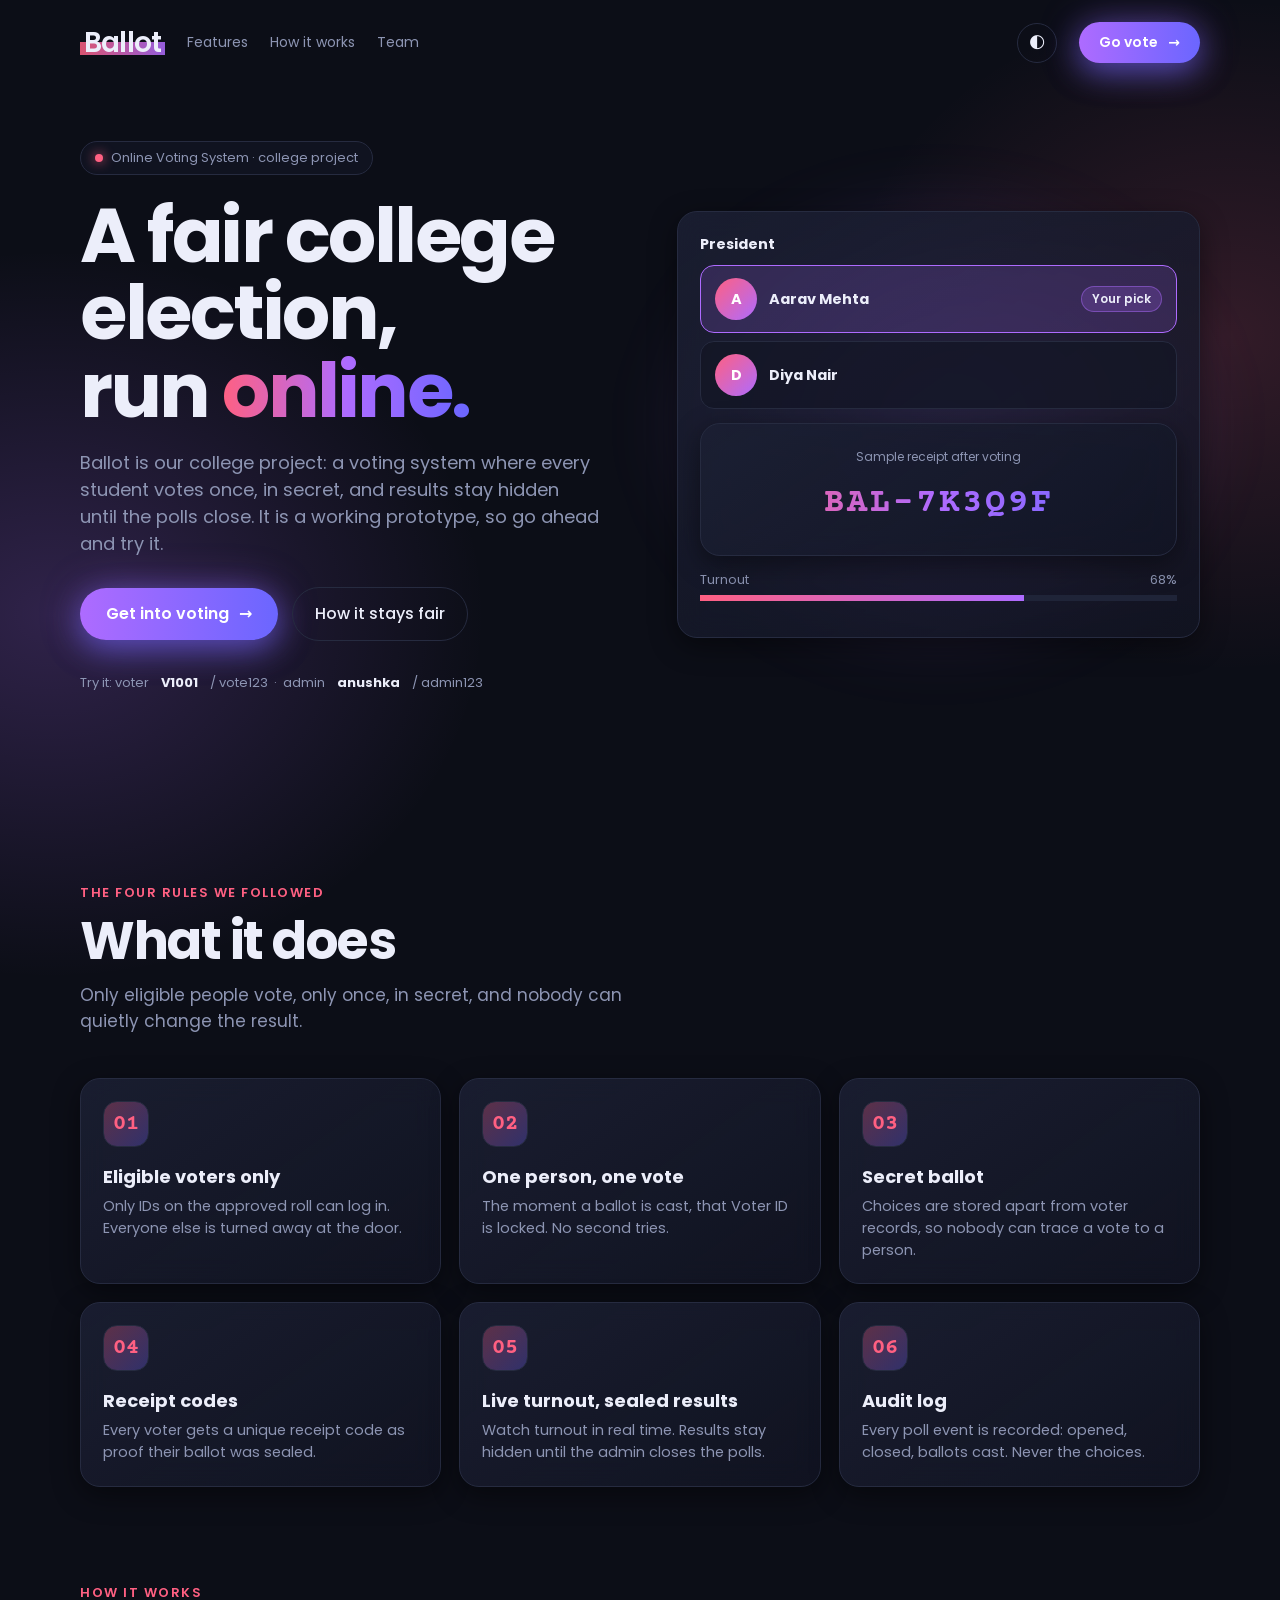
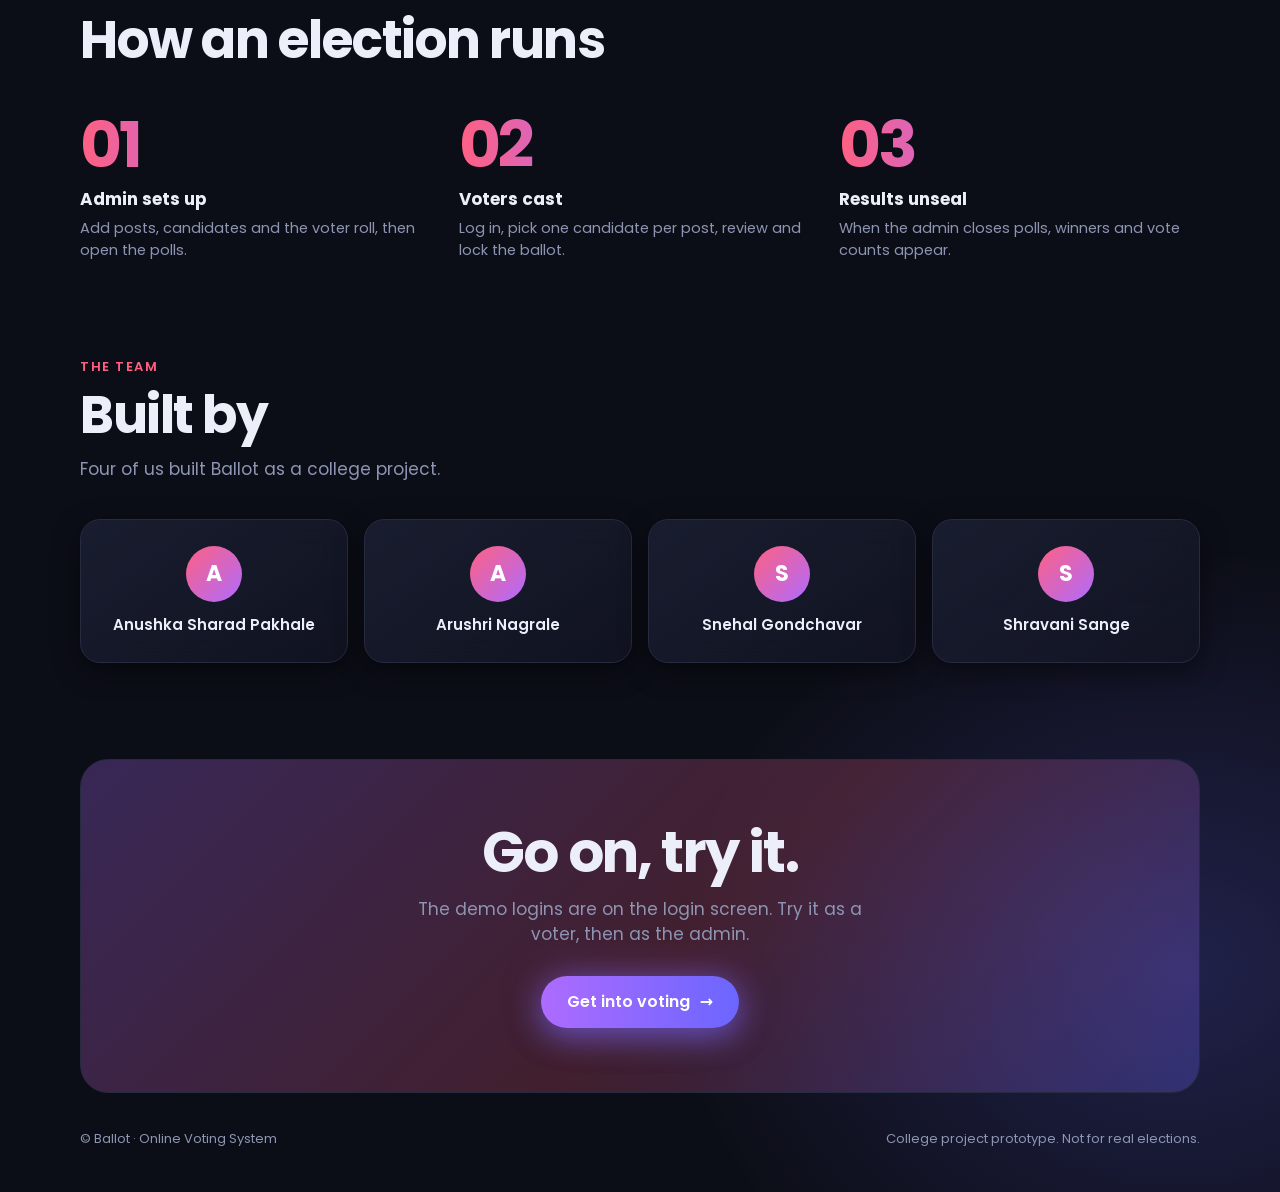
<file: index.html>
<!DOCTYPE html>
<html lang="en" data-theme="dark">

<head>
    <meta charset="utf-8">
    <meta name="viewport" content="width=device-width, initial-scale=1, viewport-fit=cover">
    <title>Ballot — Online Voting System</title>
    <link rel="preconnect" href="https://fonts.googleapis.com">
    <link rel="preconnect" href="https://fonts.gstatic.com" crossorigin>
    <link
        href="https://fonts.googleapis.com/css2?family=Poppins:wght@400;500;600;700&family=Courier+Prime:wght@400;700&display=swap"
        rel="stylesheet">
    <link rel="stylesheet" href="style.css">
</head>

<body>
    <div id="landing">
        <div class="lw" id="top">
            <nav class="nav"><span class="mark">Ballot</span><a class="l" data-s="features">Features</a><a class="l"
                    data-s="how">How it works</a><a class="l" data-s="team">Team</a><span class="sp"></span><button
                    id="theme2" class="lt" aria-label="Toggle theme">🌓</button><a class="cta sm" href="#app">Go vote
                    <span class="ar">→</span></a></nav>
            <div class="hero">
                <div><span class="badge"><i></i>Online Voting System · college project</span>
                    <h1>A fair college election,<br>run <span class="grad">online.</span></h1>
                    <p class="lead">Ballot is our college project: a voting system where every student votes once, in
                        secret, and results stay hidden until the polls close. It is a working prototype, so go ahead
                        and try it.</p>
                    <div class="ctas"><a class="cta" href="#app">Get into voting <span class="ar">→</span></a><a
                            class="ghost" data-s="features">How it stays fair</a></div>
                    <p class="m" style="margin-top:30px;line-height:1.8">Try it: voter <b
                            style="color:var(--text)">V1001</b> / vote123 &nbsp;·&nbsp; admin <b
                            style="color:var(--text)">anushka</b> / admin123</p>
                </div>
                <div class="mock">
                    <div class="glass"><b>President</b>
                        <div style="display:grid;gap:8px;margin:10px 0 14px">
                            <div class="cand s" style="border-color:var(--c3);background:rgba(174,107,255,.18)"><span
                                    class="av">A</span><b>Aarav Mehta</b><span class="chip"
                                    style="margin-left:auto">Your pick</span></div>
                            <div class="cand s"><span class="av">D</span><b>Diya Nair</b></div>
                        </div>
                        <div class="glass mini" style="text-align:center"><span>Sample receipt after voting</span>
                            <div class="rc grad">BAL-7K3Q9F</div>
                        </div>
                        <div class="m" style="margin-top:14px;justify-content:space-between">
                            <span>Turnout</span><span>68%</span></div>
                        <div class="bar"><i style="width:68%;background:linear-gradient(90deg,var(--c1),var(--c3))"></i>
                        </div>
                    </div>
                </div>
            </div>
        </div>

        <div class="lw">
            <section class="s" id="features">
                <div class="rv">
                    <div class="eyebrow">The four rules we followed</div>
                    <h2 class="big">What it does</h2>
                    <p class="sub">Only eligible people vote, only once, in secret, and nobody can quietly change the
                        result.</p>
                </div>
                <div class="fg">
                    <div class="glass f rv">
                        <div class="ic">01</div>
                        <h3>Eligible voters only</h3>
                        <p>Only IDs on the approved roll can log in. Everyone else is turned away at the door.</p>
                    </div>
                    <div class="glass f rv">
                        <div class="ic">02</div>
                        <h3>One person, one vote</h3>
                        <p>The moment a ballot is cast, that Voter ID is locked. No second tries.</p>
                    </div>
                    <div class="glass f rv">
                        <div class="ic">03</div>
                        <h3>Secret ballot</h3>
                        <p>Choices are stored apart from voter records, so nobody can trace a vote to a person.</p>
                    </div>
                    <div class="glass f rv">
                        <div class="ic">04</div>
                        <h3>Receipt codes</h3>
                        <p>Every voter gets a unique receipt code as proof their ballot was sealed.</p>
                    </div>
                    <div class="glass f rv">
                        <div class="ic">05</div>
                        <h3>Live turnout, sealed results</h3>
                        <p>Watch turnout in real time. Results stay hidden until the admin closes the polls.</p>
                    </div>
                    <div class="glass f rv">
                        <div class="ic">06</div>
                        <h3>Audit log</h3>
                        <p>Every poll event is recorded: opened, closed, ballots cast. Never the choices.</p>
                    </div>
                </div>
            </section>
            <section class="s" id="how">
                <div class="rv">
                    <div class="eyebrow">How it works</div>
                    <h2 class="big">How an election runs</h2>
                </div>
                <div class="steps">
                    <div class="step rv">
                        <div class="n grad">01</div>
                        <h3>Admin sets up</h3>
                        <p>Add posts, candidates and the voter roll, then open the polls.</p>
                    </div>
                    <div class="step rv">
                        <div class="n grad">02</div>
                        <h3>Voters cast</h3>
                        <p>Log in, pick one candidate per post, review and lock the ballot.</p>
                    </div>
                    <div class="step rv">
                        <div class="n grad">03</div>
                        <h3>Results unseal</h3>
                        <p>When the admin closes polls, winners and vote counts appear.</p>
                    </div>
                </div>
            </section>
            <section class="s" id="team">
                <div class="rv">
                    <div class="eyebrow">The team</div>
                    <h2 class="big">Built by</h2>
                    <p class="sub">Four of us built Ballot as a college project.</p>
                </div>
                <div class="tg">
                    <div class="glass tm2 rv"><span class="av">A</span>
                        <p>Anushka Sharad Pakhale</p>
                    </div>
                    <div class="glass tm2 rv"><span class="av">A</span>
                        <p>Arushri Nagrale</p>
                    </div>
                    <div class="glass tm2 rv"><span class="av">S</span>
                        <p>Snehal Gondchavar</p>
                    </div>
                    <div class="glass tm2 rv"><span class="av">S</span>
                        <p>Shravani Sange</p>
                    </div>
                </div>
            </section>
            <div class="final rv">
                <h2>Go on, try it.</h2>
                <p>The demo logins are on the login screen. Try it as a voter, then as the admin.</p><a class="cta"
                    href="#app">Get into voting <span class="ar">→</span></a>
            </div>
            <footer class="lf"><span>© Ballot · Online Voting System</span><span>College project prototype. Not for real
                    elections.</span></footer>
        </div>
    </div>
    <div id="app">
        <div class="wrap">
            <header>
                <h1 class="mark">Ballot</h1>
                <p>Secure online voting</p>
                <div class="sp"></div><a class="home" href="#top">← Home</a><button id="theme" class="lt"
                    aria-label="Toggle theme">🌓</button><button id="out" hidden>Log out</button>
            </header>
            <div id="main"></div>
            <div class="m" style="margin-top:28px">Demo mode: all data lives in this browser and is not secure.</div>
        </div>
        <div class="toast" id="toast"></div>
    </div>
    <script src="script.js"></script>
</body>
</html>
</file>
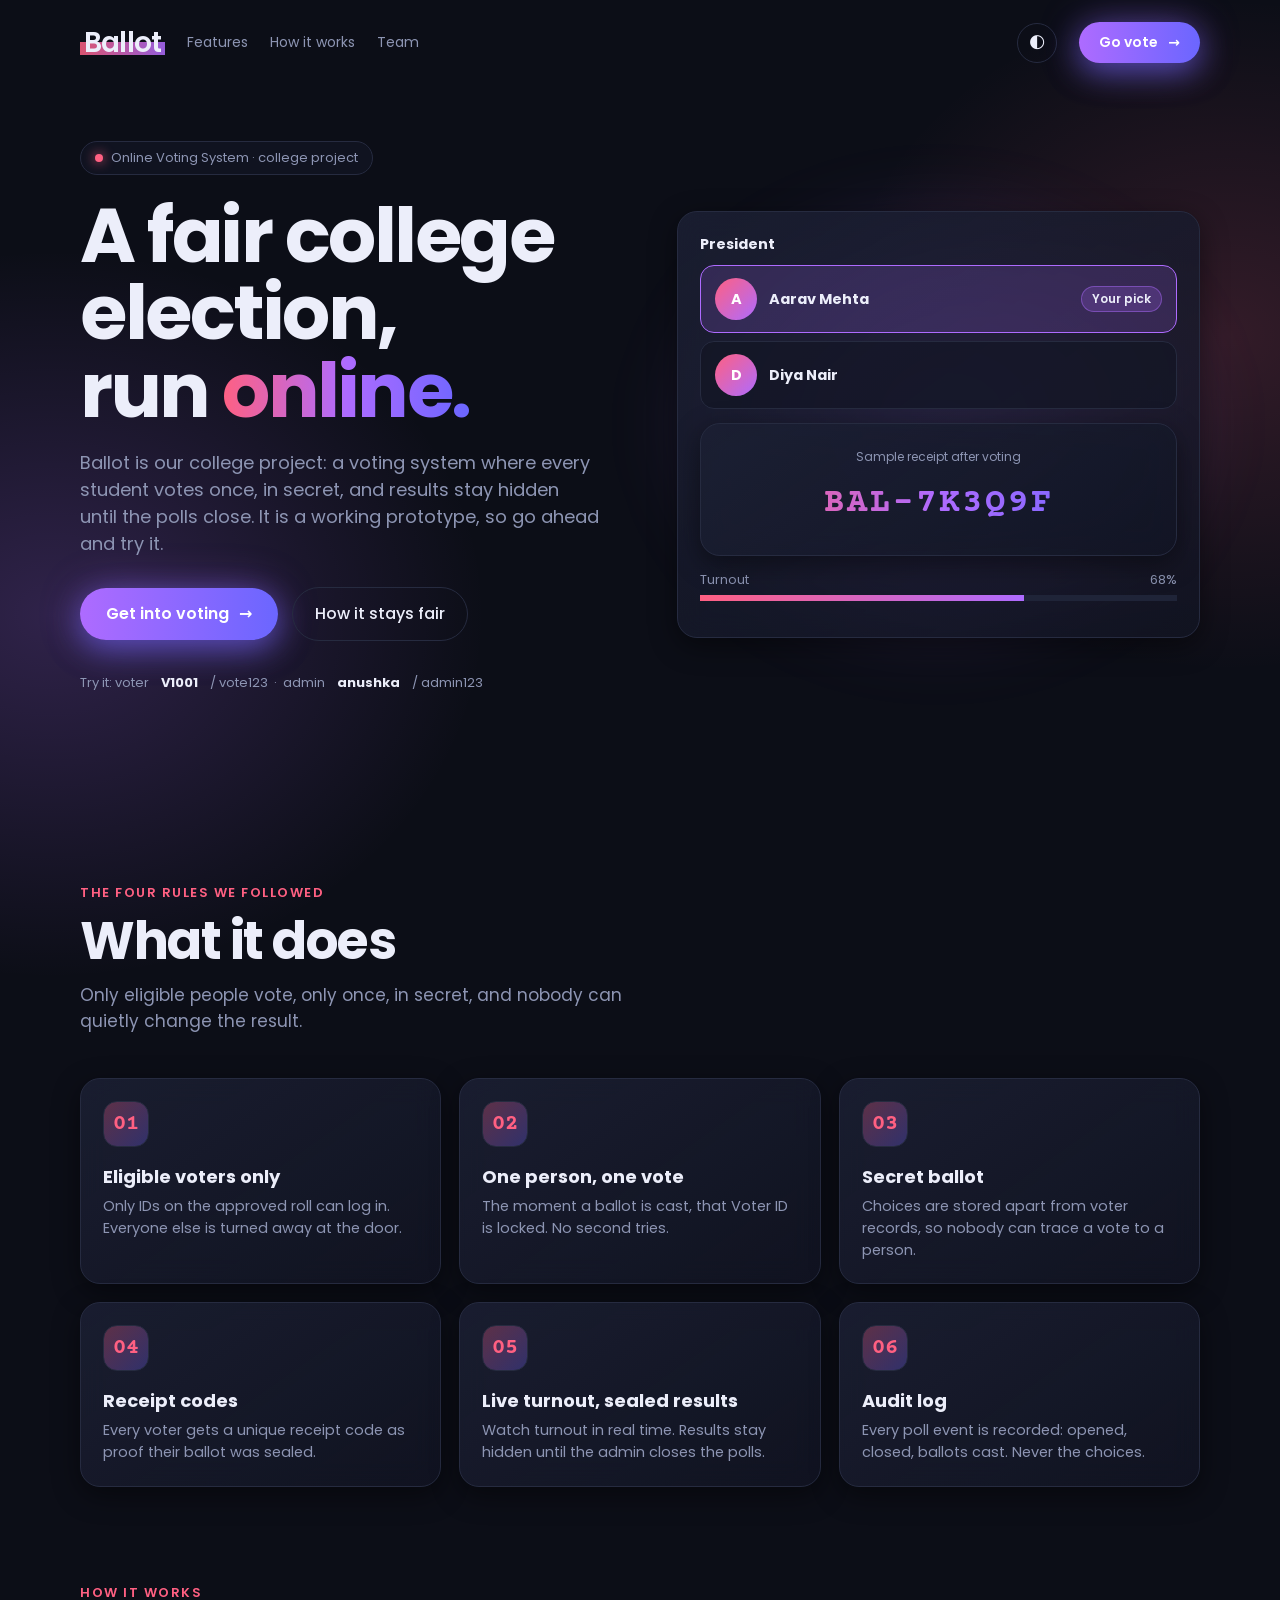
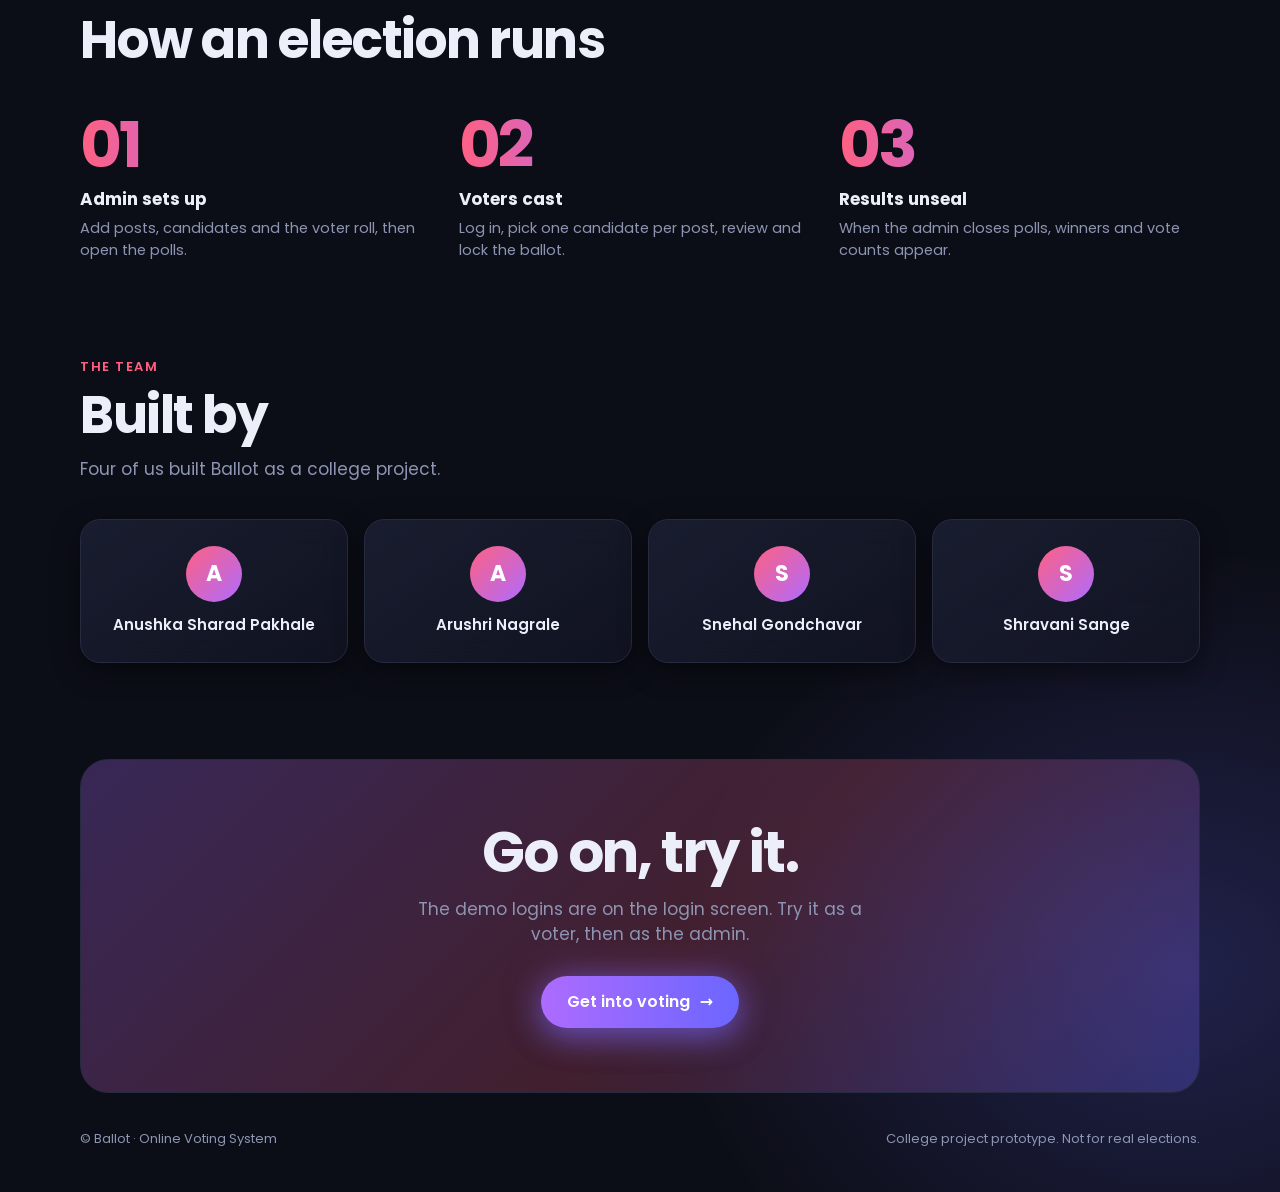
<file: my-project/index.html>
<!DOCTYPE html>
<html lang="en" data-theme="dark">

<head>
    <meta charset="utf-8">
    <meta name="viewport" content="width=device-width, initial-scale=1, viewport-fit=cover">
    <title>Ballot — Online Voting System</title>
    <link rel="preconnect" href="https://fonts.googleapis.com">
    <link rel="preconnect" href="https://fonts.gstatic.com" crossorigin>
    <link
        href="https://fonts.googleapis.com/css2?family=Poppins:wght@400;500;600;700&family=Courier+Prime:wght@400;700&display=swap"
        rel="stylesheet">
    <link rel="stylesheet" href="/my-project/style.css">
</head>

<body>
    <div id="landing">
        <div class="lw" id="top">
            <nav class="nav"><span class="mark">Ballot</span><a class="l" data-s="features">Features</a><a class="l"
                    data-s="how">How it works</a><a class="l" data-s="team">Team</a><span class="sp"></span><button
                    id="theme2" class="lt" aria-label="Toggle theme">🌓</button><a class="cta sm" href="#app">Go vote
                    <span class="ar">→</span></a></nav>
            <div class="hero">
                <div><span class="badge"><i></i>Online Voting System · college project</span>
                    <h1>A fair college election,<br>run <span class="grad">online.</span></h1>
                    <p class="lead">Ballot is our college project: a voting system where every student votes once, in
                        secret, and results stay hidden until the polls close. It is a working prototype, so go ahead
                        and try it.</p>
                    <div class="ctas"><a class="cta" href="#app">Get into voting <span class="ar">→</span></a><a
                            class="ghost" data-s="features">How it stays fair</a></div>
                    <p class="m" style="margin-top:30px;line-height:1.8">Try it: voter <b
                            style="color:var(--text)">V1001</b> / vote123 &nbsp;·&nbsp; admin <b
                            style="color:var(--text)">anushka</b> / admin123</p>
                </div>
                <div class="mock">
                    <div class="glass"><b>President</b>
                        <div style="display:grid;gap:8px;margin:10px 0 14px">
                            <div class="cand s" style="border-color:var(--c3);background:rgba(174,107,255,.18)"><span
                                    class="av">A</span><b>Aarav Mehta</b><span class="chip"
                                    style="margin-left:auto">Your pick</span></div>
                            <div class="cand s"><span class="av">D</span><b>Diya Nair</b></div>
                        </div>
                        <div class="glass mini" style="text-align:center"><span>Sample receipt after voting</span>
                            <div class="rc grad">BAL-7K3Q9F</div>
                        </div>
                        <div class="m" style="margin-top:14px;justify-content:space-between">
                            <span>Turnout</span><span>68%</span></div>
                        <div class="bar"><i style="width:68%;background:linear-gradient(90deg,var(--c1),var(--c3))"></i>
                        </div>
                    </div>
                </div>
            </div>
        </div>

        <div class="lw">
            <section class="s" id="features">
                <div class="rv">
                    <div class="eyebrow">The four rules we followed</div>
                    <h2 class="big">What it does</h2>
                    <p class="sub">Only eligible people vote, only once, in secret, and nobody can quietly change the
                        result.</p>
                </div>
                <div class="fg">
                    <div class="glass f rv">
                        <div class="ic">01</div>
                        <h3>Eligible voters only</h3>
                        <p>Only IDs on the approved roll can log in. Everyone else is turned away at the door.</p>
                    </div>
                    <div class="glass f rv">
                        <div class="ic">02</div>
                        <h3>One person, one vote</h3>
                        <p>The moment a ballot is cast, that Voter ID is locked. No second tries.</p>
                    </div>
                    <div class="glass f rv">
                        <div class="ic">03</div>
                        <h3>Secret ballot</h3>
                        <p>Choices are stored apart from voter records, so nobody can trace a vote to a person.</p>
                    </div>
                    <div class="glass f rv">
                        <div class="ic">04</div>
                        <h3>Receipt codes</h3>
                        <p>Every voter gets a unique receipt code as proof their ballot was sealed.</p>
                    </div>
                    <div class="glass f rv">
                        <div class="ic">05</div>
                        <h3>Live turnout, sealed results</h3>
                        <p>Watch turnout in real time. Results stay hidden until the admin closes the polls.</p>
                    </div>
                    <div class="glass f rv">
                        <div class="ic">06</div>
                        <h3>Audit log</h3>
                        <p>Every poll event is recorded: opened, closed, ballots cast. Never the choices.</p>
                    </div>
                </div>
            </section>
            <section class="s" id="how">
                <div class="rv">
                    <div class="eyebrow">How it works</div>
                    <h2 class="big">How an election runs</h2>
                </div>
                <div class="steps">
                    <div class="step rv">
                        <div class="n grad">01</div>
                        <h3>Admin sets up</h3>
                        <p>Add posts, candidates and the voter roll, then open the polls.</p>
                    </div>
                    <div class="step rv">
                        <div class="n grad">02</div>
                        <h3>Voters cast</h3>
                        <p>Log in, pick one candidate per post, review and lock the ballot.</p>
                    </div>
                    <div class="step rv">
                        <div class="n grad">03</div>
                        <h3>Results unseal</h3>
                        <p>When the admin closes polls, winners and vote counts appear.</p>
                    </div>
                </div>
            </section>
            <section class="s" id="team">
                <div class="rv">
                    <div class="eyebrow">The team</div>
                    <h2 class="big">Built by</h2>
                    <p class="sub">Four of us built Ballot as a college project.</p>
                </div>
                <div class="tg">
                    <div class="glass tm2 rv"><span class="av">A</span>
                        <p>Anushka Sharad Pakhale</p>
                    </div>
                    <div class="glass tm2 rv"><span class="av">A</span>
                        <p>Arushri Nagrale</p>
                    </div>
                    <div class="glass tm2 rv"><span class="av">S</span>
                        <p>Snehal Gondchavar</p>
                    </div>
                    <div class="glass tm2 rv"><span class="av">S</span>
                        <p>Shravani Sange</p>
                    </div>
                </div>
            </section>
            <div class="final rv">
                <h2>Go on, try it.</h2>
                <p>The demo logins are on the login screen. Try it as a voter, then as the admin.</p><a class="cta"
                    href="#app">Get into voting <span class="ar">→</span></a>
            </div>
            <footer class="lf"><span>© Ballot · Online Voting System</span><span>College project prototype. Not for real
                    elections.</span></footer>
        </div>
    </div>
    <div id="app">
        <div class="wrap">
            <header>
                <h1 class="mark">Ballot</h1>
                <p>Secure online voting</p>
                <div class="sp"></div><a class="home" href="#top">← Home</a><button id="theme" class="lt"
                    aria-label="Toggle theme">🌓</button><button id="out" hidden>Log out</button>
            </header>
            <div id="main"></div>
            <div class="m" style="margin-top:28px">Demo mode: all data lives in this browser and is not secure.</div>
        </div>
        <div class="toast" id="toast"></div>
    </div>
    <script src="/my-project/script.js"></script>
</body>
</html>
</file>
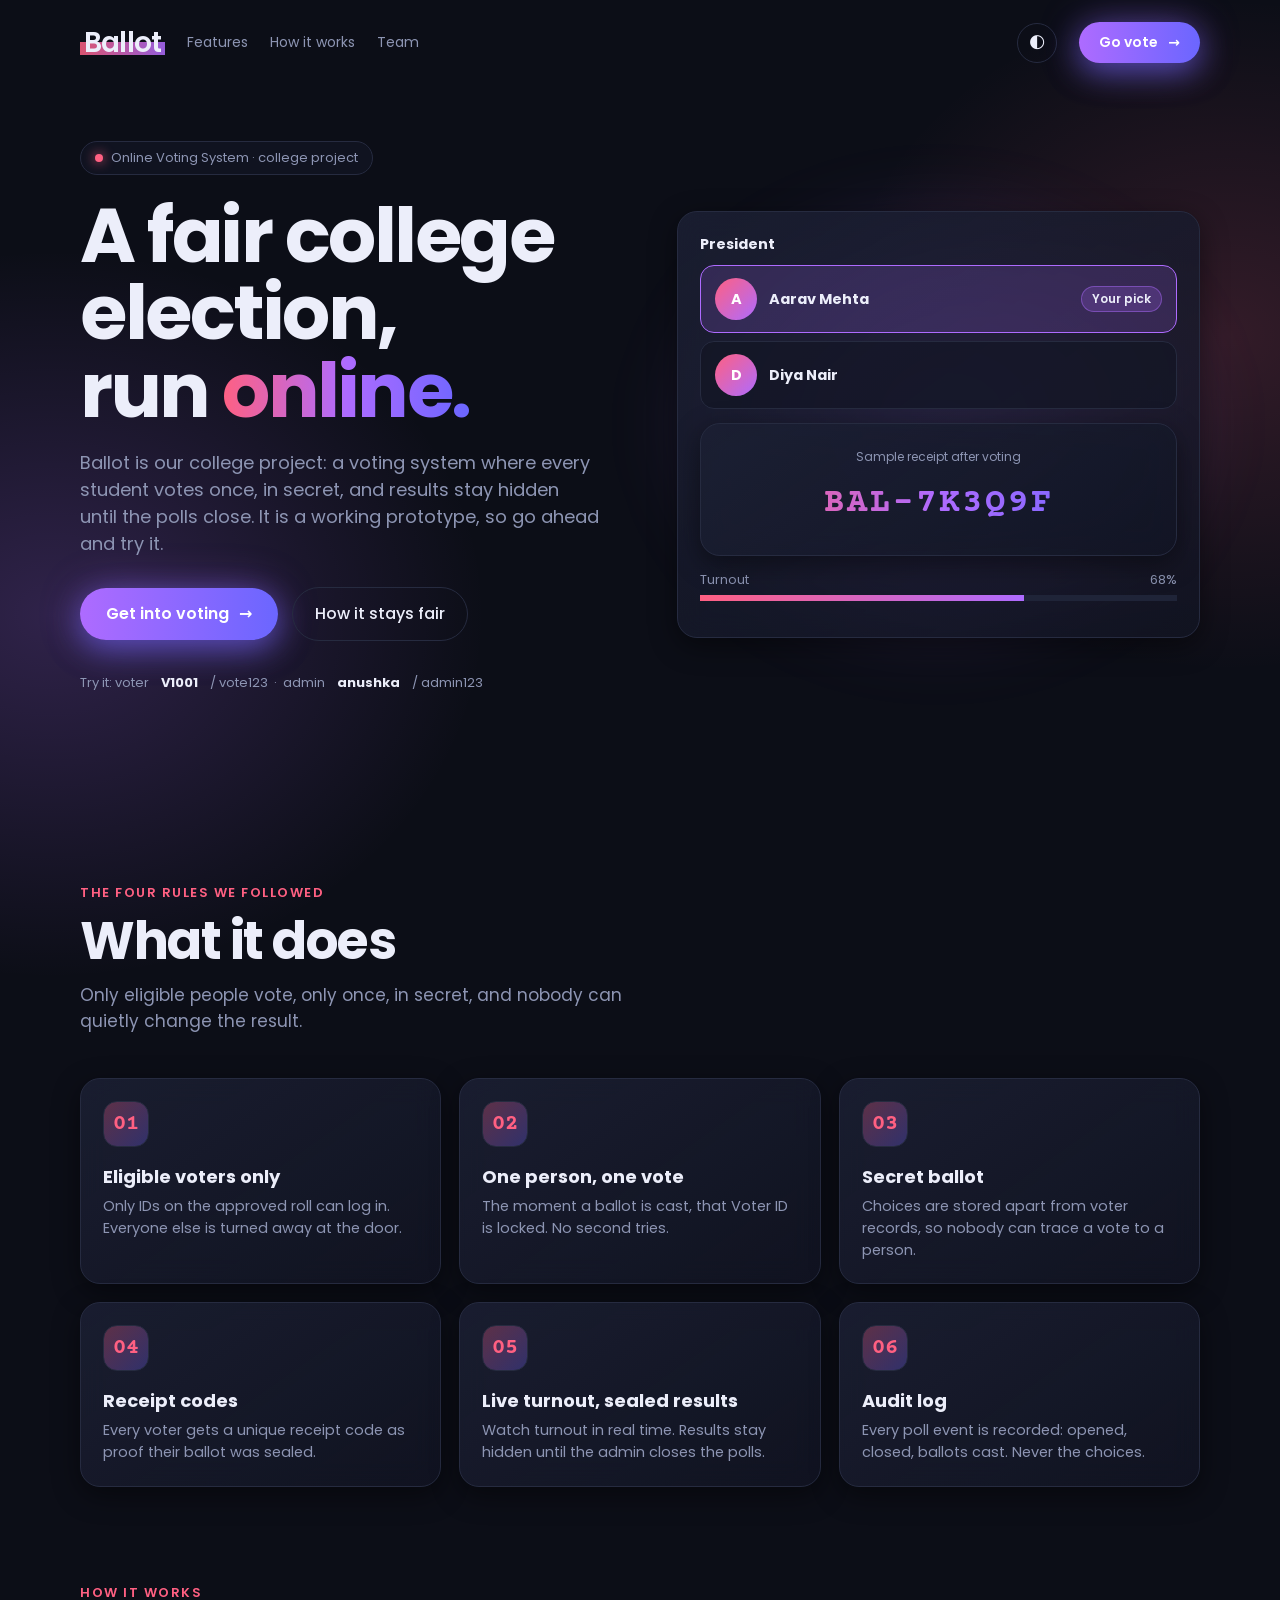
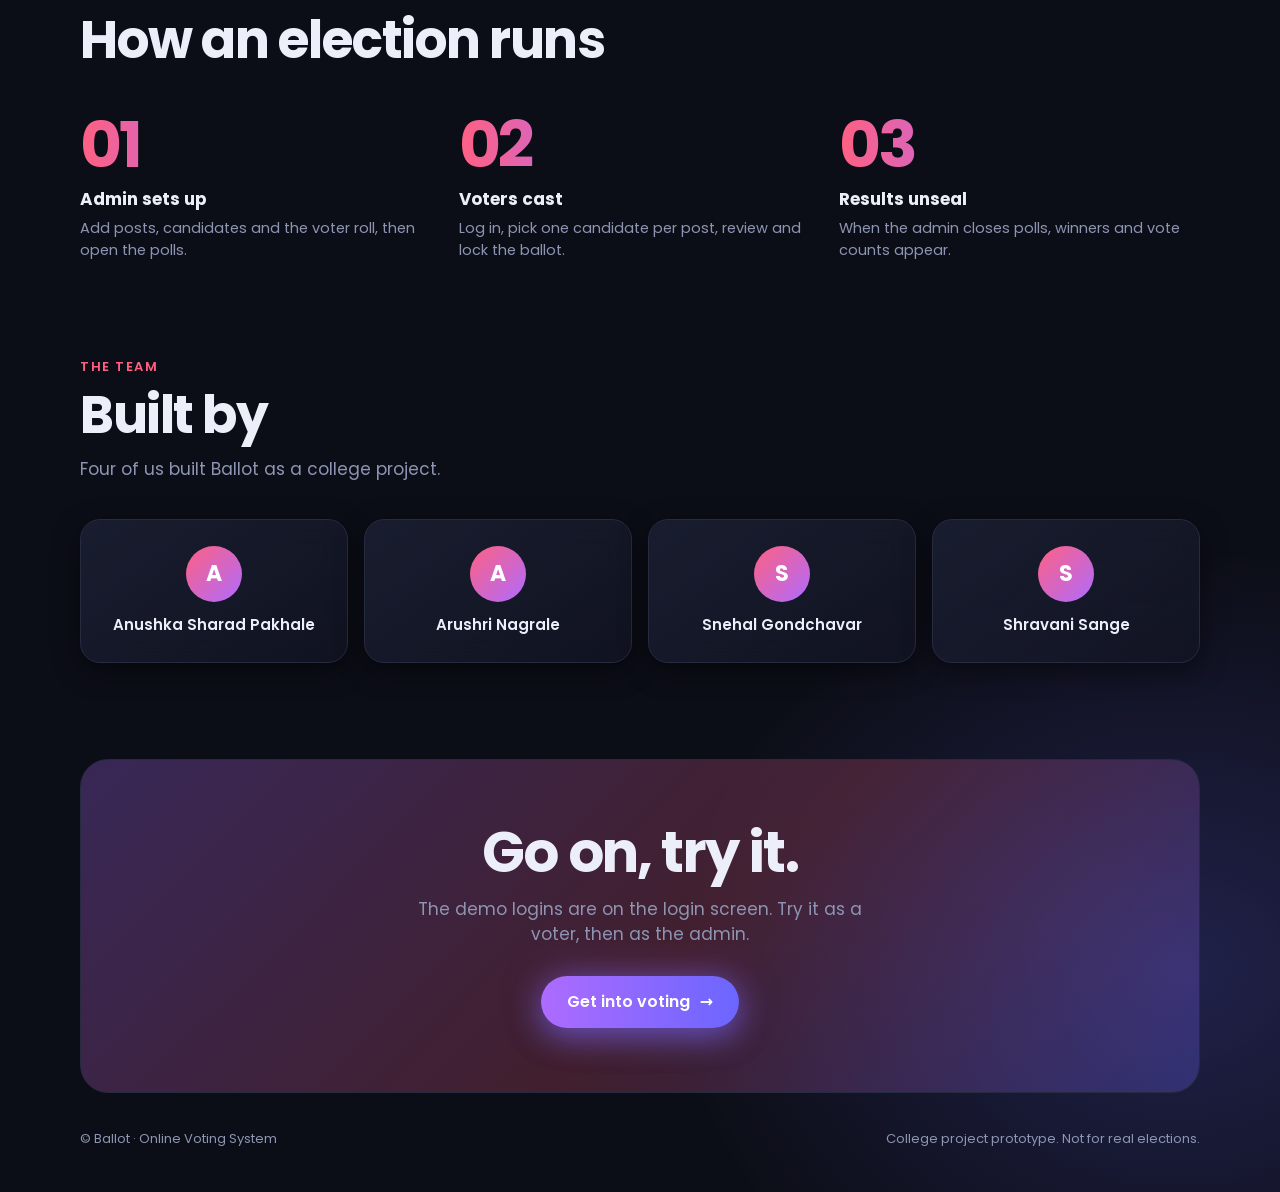
<file: Ballot — Campus Election System.html>
<!DOCTYPE html>
<html lang="en" data-theme="dark">

<head>
    <meta charset="utf-8">
    <meta name="viewport" content="width=device-width, initial-scale=1, viewport-fit=cover">
    <title>Ballot — Online Voting System</title>
    <link rel="preconnect" href="https://fonts.googleapis.com">
    <link rel="preconnect" href="https://fonts.gstatic.com" crossorigin>
    <link
        href="https://fonts.googleapis.com/css2?family=Poppins:wght@400;500;600;700&family=Courier+Prime:wght@400;700&display=swap"
        rel="stylesheet">
    <style>
        /* Palette: coral #FF6082, blush #FFE4F5, violet #AE6BFF, indigo-blue #6B66FF, plus a deep indigo for ink. */
        :root {
            box-sizing: border-box;
            padding-top: env(safe-area-inset-top, 0px);
            padding-bottom: env(safe-area-inset-bottom, 0px);
            --c1: #FF6082;
            --c2: #FFE4F5;
            --c3: #AE6BFF;
            --c4: #6B66FF;
            --bg: #FFE4F5;
            --text: #231B4D;
            --muted: #6B5F93;
            --line: #EBB8D8;
            --cell: #F7CDE6;
            --hl: #FF6082;
            --sh: 0 10px 30px rgba(107, 102, 255, .12), 0 1px 2px rgba(35, 27, 77, .06);
            --onhl: #231B4D;
            --sweep: #FF6082;
            --g1: rgba(255, 255, 255, .88);
            --g2: rgba(255, 255, 255, .58);
            --gb: rgba(255, 255, 255, .85);
            --plan: #fff;
            --tabbg: rgba(255, 255, 255, .55);
            --chk: #231B4D;
            color-scheme: light
        }

        html {
            scroll-padding-top: env(safe-area-inset-top, 0px)
        }

        * {
            box-sizing: border-box
        }

        body {
            margin: 0;
            background: radial-gradient(620px 520px at 4% 22%, rgba(174, 107, 255, .50), transparent 70%), radial-gradient(560px 480px at 96% 12%, rgba(255, 96, 130, .42), transparent 70%), radial-gradient(720px 600px at 92% 92%, rgba(107, 102, 255, .45), transparent 70%), radial-gradient(520px 420px at 8% 96%, rgba(255, 96, 130, .32), transparent 70%), var(--bg) fixed;
            color: var(--text);
            font: 14.5px/1.5 Poppins, system-ui, -apple-system, "Segoe UI", Roboto, sans-serif;
            min-height: 100vh;
            font-variant-numeric: tabular-nums
        }

        .wrap {
            max-width: 1160px;
            margin: 0 auto;
            padding: 28px 20px 64px
        }

        header {
            display: flex;
            align-items: flex-end;
            gap: 14px;
            margin-bottom: 34px;
            flex-wrap: wrap
        }

        .mark {
            font-size: 34px;
            font-weight: 600;
            letter-spacing: -.8px;
            line-height: 1;
            margin: 0;
            position: relative;
            display: inline-block;
            padding: 0 4px;
            z-index: 0
        }

        .mark::before {
            content: "";
            position: absolute;
            left: 0;
            right: 0;
            bottom: 2px;
            height: 46%;
            background: linear-gradient(90deg, var(--c1), var(--c3));
            opacity: .85;
            z-index: -1;
            transform-origin: left;
            animation: swipe .9s .15s cubic-bezier(.6, 0, .2, 1) both
        }

        @keyframes swipe {
            from {
                transform: scaleX(0)
            }

            to {
                transform: scaleX(1)
            }
        }

        header p {
            margin: 0;
            color: var(--muted);
            font-size: 14px;
            padding-bottom: 3px
        }

        .sp {
            flex: 1
        }

        button,
        input,
        select {
            font: inherit;
            color: var(--text);
            background: transparent;
            border: 1px solid var(--line);
            border-radius: 10px;
            padding: 9px 14px;
            min-width: 0
        }

        select option {
            background: var(--bg);
            color: var(--text)
        }

        button {
            cursor: pointer;
            transition: border-color .15s, background .15s
        }

        button:hover {
            border-color: var(--text)
        }

        button.p {
            background: linear-gradient(90deg, var(--c3), var(--c4));
            color: #fff;
            border: 0;
            font-weight: 600;
            box-shadow: 0 8px 24px rgba(107, 102, 255, .5), 0 0 26px rgba(174, 107, 255, .35)
        }

        button.p:hover {
            filter: brightness(1.07)
        }

        #reset {
            border-radius: 99px;
            background: var(--hl);
            color: #231B4D;
            border-color: var(--hl);
            font-weight: 600
        }

        :focus-visible {
            outline: 2px solid var(--text);
            outline-offset: 2px
        }

        .stats {
            display: grid;
            grid-template-columns: repeat(4, 1fr);
            gap: 16px;
            margin-bottom: 22px
        }

        .stat {
            background: linear-gradient(145deg, var(--g1), var(--g2));
            backdrop-filter: blur(14px);
            -webkit-backdrop-filter: blur(14px);
            border: 1px solid var(--gb);
            border-radius: 16px;
            padding: 16px 20px;
            box-shadow: var(--sh)
        }

        .stat b {
            background: linear-gradient(90deg, var(--c1), var(--c3), var(--c4));
            -webkit-background-clip: text;
            background-clip: text;
            color: transparent;
            font-size: 48px;
            line-height: 1;
            font-weight: 600;
            letter-spacing: -1px;
            display: block
        }

        .stat span {
            color: var(--muted);
            font-size: 13.5px
        }

        @media(max-width:700px) {
            .stats {
                grid-template-columns: 1fr 1fr
            }

            .mark {
                font-size: 30px
            }
        }

        .layout {
            display: grid;
            grid-template-columns: 1.5fr 1fr;
            gap: 22px
        }

        .col {
            display: grid;
            gap: 22px;
            align-content: start
        }

        @media(max-width:860px) {
            .layout {
                grid-template-columns: 1fr
            }
        }

        .sec,
        .full {
            background: linear-gradient(145deg, var(--g1), var(--g2));
            backdrop-filter: blur(14px);
            -webkit-backdrop-filter: blur(14px);
            border: 1px solid var(--gb);
            border-radius: 18px;
            padding: 22px 24px;
            box-shadow: var(--sh)
        }

        .sec h2,
        .full h2 {
            font-size: 17px;
            font-weight: 600;
            margin: 0 0 14px;
            display: flex;
            align-items: baseline;
            gap: 8px
        }

        h2 em {
            margin-left: auto;
            font-style: normal;
            font-weight: 500;
            font-size: 13px;
            color: var(--muted)
        }

        .qa {
            display: flex;
            gap: 12px;
            align-items: center;
            padding: 12px 14px;
            border-radius: 14px;
            border: 1px solid rgba(107, 102, 255, .28);
            background: linear-gradient(135deg, rgba(174, 107, 255, .16), rgba(255, 96, 130, .14))
        }

        .qa input {
            flex: 1;
            font-size: 17px;
            padding: 8px 0;
            border: 0;
            border-radius: 0;
            padding: 6px 0
        }

        .qa:focus-within {
            border-color: var(--c4);
            box-shadow: 0 0 0 3px rgba(107, 102, 255, .18)
        }

        .qa input:focus-visible {
            outline: 0
        }

        .qa input::placeholder {
            color: var(--muted)
        }

        .hint {
            color: var(--muted);
            font-size: 13px;
            margin-top: 9px;
            min-height: 20px
        }

        .hint b {
            color: var(--text)
        }

        #plan {
            background: var(--plan);
            border-radius: 12px;
            padding: 10px 16px 12px;
            box-shadow: inset 0 0 0 1px rgba(107, 102, 255, .18), 0 6px 18px rgba(107, 102, 255, .12);
            font-family: "Courier Prime", "Courier New", monospace;
            font-size: 14px
        }

        #plan .m {
            font-family: inherit
        }

        .seg {
            display: flex;
            height: 8px;
            background: var(--cell);
            margin: 2px 0 10px;
            gap: 2px
        }

        .seg i {
            display: block
        }

        .pl {
            display: flex;
            gap: 12px;
            align-items: center;
            padding: 10px 0;
            border-top: 1px solid var(--line)
        }

        .pl .tm {
            width: 50px;
            color: var(--muted);
            font-size: 13px
        }

        .dot {
            width: 10px;
            height: 10px;
            border-radius: 2px;
            flex: none
        }

        .task {
            display: flex;
            gap: 12px;
            align-items: center;
            padding: 11px 0;
            border-top: 1px solid var(--line)
        }

        .task.done .t {
            text-decoration: line-through;
            color: var(--muted)
        }

        .t {
            flex: 1;
            min-width: 0;
            font-weight: 600
        }

        .m {
            font-size: 13px;
            color: var(--muted);
            font-weight: 400;
            display: flex;
            gap: 4px 12px;
            flex-wrap: wrap;
            align-items: center
        }

        .pill {
            font-size: 11.5px;
            font-weight: 700;
            padding: 0 8px;
            border-radius: 3px;
            border: 1px solid var(--muted);
            color: var(--muted)
        }

        .pill.High {
            background: var(--text);
            color: var(--bg);
            border-color: var(--text)
        }

        .pill.Medium {
            color: var(--text);
            border-color: var(--text)
        }

        .pill.Low {
            border-style: dotted
        }

        .pill.risk,
        .late {
            background: var(--hl);
            color: #231B4D;
            border-color: var(--hl);
            font-weight: 700
        }

        .late {
            padding: 0 6px;
            border-radius: 3px
        }

        input[type=checkbox] {
            appearance: none;
            -webkit-appearance: none;
            width: 20px;
            height: 20px;
            flex: none;
            padding: 0;
            border: 1.5px solid var(--text);
            border-radius: 4px;
            cursor: pointer;
            background: transparent center/14px no-repeat
        }

        input[type=checkbox]:checked {
            background-image: url("data:image/svg+xml,%3Csvg xmlns='http://www.w3.org/2000/svg' viewBox='0 0 14 14'%3E%3Cpath d='M2.5 7.5l3 3 6-7' fill='none' stroke='%23231B4D' stroke-width='2' stroke-linecap='round' stroke-linejoin='round'/%3E%3C/svg%3E"), linear-gradient(135deg, var(--c1), var(--c3));
            background-size: 14px, 100%;
            background-position: center, 0 0;
            border-color: transparent
        }

        .x {
            border: 0;
            background: none;
            color: var(--muted);
            padding: 4px 8px
        }

        .x:hover {
            color: var(--text)
        }

        .tabs {
            display: grid;
            grid-template-columns: repeat(3, 1fr);
            margin-bottom: 10px;
            border: 1px solid var(--line);
            border-radius: 10px;
            overflow: hidden;
            background: var(--tabbg)
        }

        .tabs button {
            border: 0;
            border-radius: 0;
            padding: 9px;
            font-size: 14px
        }

        .tabs button+button {
            border-left: 1px solid var(--line)
        }

        .tabs .on {
            background: linear-gradient(90deg, var(--c3), var(--c4));
            color: #fff;
            font-weight: 600;
            box-shadow: 0 0 18px rgba(107, 102, 255, .55)
        }

        .clockwrap {
            position: relative;
            display: inline-block;
            margin: 6px 0 4px;
            z-index: 0
        }

        .sweep {
            position: absolute;
            left: 0;
            bottom: 8%;
            height: 44%;
            width: 0;
            background: linear-gradient(90deg, var(--c3), var(--c1));
            opacity: .8;
            z-index: -1
        }

        .clock {
            font-size: clamp(66px, 8.2vw, 104px);
            font-weight: 700;
            line-height: 1.02;
            letter-spacing: -2px;
            padding-right: 6px
        }

        .row {
            display: flex;
            gap: 8px;
            flex-wrap: wrap;
            margin-top: 10px
        }

        .heat {
            display: grid;
            grid-auto-flow: column;
            grid-template-rows: repeat(7, 1fr);
            gap: 3px
        }

        .heat i {
            aspect-ratio: 1;
            border-radius: 2px;
            background: var(--cell);
            min-width: 0
        }

        .heatw {
            overflow-x: auto
        }

        .heat {
            min-width: 420px
        }

        .bar {
            height: 6px;
            background: var(--cell);
            margin: 5px 0 14px
        }

        .bar i {
            display: block;
            height: 100%
        }

        .empty {
            color: var(--muted);
            padding: 12px 0;
            font-size: 14px;
            border-top: 1px solid var(--line)
        }

        .full {
            margin-top: 22px
        }

        .toast {
            position: fixed;
            left: 50%;
            bottom: calc(20px + env(safe-area-inset-bottom, 0px));
            transform: translate(-50%, 30px);
            opacity: 0;
            background: var(--text);
            color: var(--bg);
            padding: 10px 18px;
            border-radius: 10px;
            font-weight: 600;
            transition: .3s;
            pointer-events: none
        }

        .toast.on {
            opacity: 1;
            transform: translate(-50%, 0)
        }

        kbd {
            border: 1px solid var(--line);
            border-radius: 4px;
            padding: 0 6px;
            font: inherit;
            font-size: 12px
        }

        @media (prefers-reduced-motion:reduce) {
            .mark::before {
                animation: none
            }

            .toast {
                transition: none
            }
        }

        :root[data-theme=dark] {
            --bg: #0c0e17;
            --text: #eceefa;
            --muted: #8d95b3;
            --line: #262b40;
            --cell: #1f2438;
            --sh: 0 8px 28px rgba(0, 0, 0, .45);
            --g1: rgba(28, 32, 52, .86);
            --g2: rgba(18, 21, 36, .72);
            --gb: #262b40;
            --plan: #10131f;
            --tabbg: rgba(255, 255, 255, .03);
            color-scheme: dark;
            --onhl: #0c0e17
        }

        :root[data-theme=dark] body {
            background: radial-gradient(620px 520px at 4% 22%, rgba(174, 107, 255, .22), transparent 70%), radial-gradient(560px 480px at 96% 12%, rgba(255, 96, 130, .16), transparent 70%), radial-gradient(720px 600px at 92% 92%, rgba(107, 102, 255, .22), transparent 70%), var(--bg) fixed
        }

        :root[data-theme=dark] .stat b {
            filter: saturate(1.1) brightness(1.1)
        }

        :root[data-theme=dark] #plan {
            box-shadow: inset 0 0 0 1px var(--line)
        }

        :root[data-theme=dark] .qa {
            background: linear-gradient(135deg, rgba(174, 107, 255, .14), rgba(255, 96, 130, .10));
            border-color: rgba(139, 128, 255, .35)
        }

        :root[data-theme=dark] .pill.High {
            background: var(--text);
            color: var(--bg)
        }

        :root[data-theme=dark] select option {
            background: #151826
        }

        /* ===== views ===== */
        #app {
            display: none
        }

        body.in-app #app {
            display: block
        }

        body.in-app #landing {
            display: none
        }

        header .home {
            border-radius: 99px;
            text-decoration: none;
            color: var(--text);
            border: 1px solid var(--line);
            padding: 9px 14px;
            font-size: 14px
        }

        header .home:hover {
            border-color: var(--text)
        }

        #theme,
        .lt {
            border-radius: 99px;
            width: 40px;
            height: 40px;
            padding: 0;
            display: grid;
            place-items: center;
            font-size: 16px
        }

        /* ===== landing ===== */
        #landing {
            overflow-x: hidden
        }

        .lw {
            max-width: 1160px;
            margin: 0 auto;
            padding: 0 20px
        }

        .nav {
            display: flex;
            align-items: center;
            gap: 22px;
            padding: 22px 0
        }

        .nav .mark {
            font-size: 28px
        }

        .nav a.l {
            color: var(--muted);
            text-decoration: none;
            font-size: 14px;
            cursor: pointer
        }

        .nav a.l:hover {
            color: var(--text)
        }

        .nav .sp {
            flex: 1
        }

        .cta {
            display: inline-flex;
            align-items: center;
            gap: 10px;
            text-decoration: none;
            font-weight: 600;
            color: #fff;
            background: linear-gradient(90deg, var(--c3), var(--c4));
            border-radius: 99px;
            padding: 14px 26px;
            font-size: 16px;
            box-shadow: 0 10px 30px rgba(107, 102, 255, .5), 0 0 40px rgba(174, 107, 255, .35);
            transition: transform .2s, filter .2s
        }

        .cta:hover {
            transform: translateY(-2px);
            filter: brightness(1.1)
        }

        .cta.sm {
            padding: 10px 20px;
            font-size: 14px
        }

        .cta .ar {
            transition: transform .2s
        }

        .cta:hover .ar {
            transform: translateX(4px)
        }

        .ghost {
            color: var(--text);
            text-decoration: none;
            font-weight: 500;
            padding: 14px 22px;
            border: 1px solid var(--line);
            border-radius: 99px;
            cursor: pointer;
            background: transparent;
            font-size: 16px
        }

        .ghost:hover {
            border-color: var(--text)
        }

        .hero {
            display: grid;
            grid-template-columns: 1.05fr 1fr;
            gap: 48px;
            align-items: center;
            padding: 56px 0 80px
        }

        .badge {
            display: inline-flex;
            gap: 8px;
            align-items: center;
            font-size: 13px;
            color: var(--muted);
            border: 1px solid var(--line);
            border-radius: 99px;
            padding: 6px 14px;
            background: var(--g2)
        }

        .badge i {
            width: 8px;
            height: 8px;
            border-radius: 50%;
            background: var(--c1);
            box-shadow: 0 0 12px var(--c1)
        }

        .hero h1 {
            font-size: clamp(40px, 6.4vw, 76px);
            line-height: 1.02;
            letter-spacing: -2.5px;
            font-weight: 700;
            margin: 22px 0 20px
        }

        .grad {
            background: linear-gradient(90deg, var(--c1), var(--c3), var(--c4));
            -webkit-background-clip: text;
            background-clip: text;
            color: transparent
        }

        .hero p.lead {
            font-size: 18px;
            color: var(--muted);
            max-width: 520px;
            margin: 0 0 30px
        }

        .ctas {
            display: flex;
            gap: 14px;
            flex-wrap: wrap;
            align-items: center
        }

        .trust {
            margin-top: 34px;
            display: flex;
            gap: 26px;
            color: var(--muted);
            font-size: 13px;
            flex-wrap: wrap
        }

        .trust b {
            display: block;
            color: var(--text);
            font-size: 22px;
            letter-spacing: -.5px
        }

        .mock {
            position: relative;
        }

        @keyframes float {
            50% {
                transform: translateY(-12px)
            }
        }

        .mock::before {
            content: "";
            position: absolute;
            inset: -30px;
            background: radial-gradient(closest-side, rgba(174, 107, 255, .45), transparent);
            filter: blur(30px);
            z-index: -1
        }

        .glass {
            background: linear-gradient(145deg, var(--g1), var(--g2));
            backdrop-filter: blur(14px);
            -webkit-backdrop-filter: blur(14px);
            border: 1px solid var(--gb);
            border-radius: 20px;
            padding: 22px;
            box-shadow: var(--sh)
        }

        .mock .row2 {
            display: grid;
            grid-template-columns: 1fr 1fr;
            gap: 12px;
            margin-top: 14px
        }

        .mini b {
            font-size: 34px;
            font-weight: 600;
            display: block;
            line-height: 1
        }

        .mini span {
            font-size: 12px;
            color: var(--muted)
        }

        .mock .typed {
            font-family: "Courier Prime", monospace;
            font-size: 14px;
            padding: 12px 14px;
            border-radius: 12px;
            border: 1px solid rgba(139, 128, 255, .4);
            background: linear-gradient(135deg, rgba(174, 107, 255, .15), rgba(255, 96, 130, .1));
            min-height: 46px
        }

        .caret {
            display: inline-block;
            width: 2px;
            height: 1em;
            background: var(--c1);
            margin-left: 2px;
            vertical-align: -2px;
            animation: bl 1s steps(1) infinite
        }

        @keyframes bl {
            50% {
                opacity: 0
            }
        }

        .chips {
            display: flex;
            gap: 6px;
            flex-wrap: wrap;
            margin-top: 10px;
            min-height: 26px
        }

        .chip {
            font-size: 12px;
            font-weight: 600;
            padding: 3px 10px;
            border-radius: 99px;
            background: rgba(174, 107, 255, .2);
            border: 1px solid rgba(174, 107, 255, .45);
            animation: pop .35s both
        }

        @keyframes pop {
            from {
                opacity: 0;
                transform: scale(.7)
            }
        }

        .chip.c1 {
            background: rgba(255, 96, 130, .2);
            border-color: rgba(255, 96, 130, .5)
        }

        .sw {
            display: flex;
            gap: 2px;
            height: 8px;
            margin: 10px 0
        }

        .sw i {
            display: block;
            border-radius: 2px
        }

        .ln {
            display: flex;
            gap: 10px;
            align-items: center;
            font-size: 13px;
            padding: 7px 0;
            border-top: 1px solid var(--line)
        }

        .ln small {
            color: var(--muted);
            width: 42px
        }

        .ln .d {
            width: 9px;
            height: 9px;
            border-radius: 2px
        }

        .marq {
            border-block: 1px solid var(--line);
            overflow: hidden;
            padding: 16px 0;
            background: var(--g2)
        }

        .marq div {
            display: flex;
            gap: 48px;
            width: max-content;
            animation: mq 28s linear infinite;
            color: var(--muted);
            font-size: 15px;
            font-weight: 500
        }

        .marq span::before {
            content: "✦";
            color: var(--c1);
            margin-right: 12px
        }

        @keyframes mq {
            to {
                transform: translateX(-50%)
            }
        }

        section.s {
            padding: 96px 0 0
        }

        .eyebrow {
            color: var(--c1);
            font-weight: 600;
            font-size: 13px;
            letter-spacing: 1.5px;
            text-transform: uppercase
        }

        h2.big {
            font-size: clamp(30px, 4.4vw, 52px);
            letter-spacing: -1.5px;
            line-height: 1.08;
            margin: 10px 0 14px;
            font-weight: 700
        }

        .sub {
            color: var(--muted);
            max-width: 560px;
            font-size: 17px;
            margin: 0
        }

        .fg {
            display: grid;
            grid-template-columns: repeat(3, 1fr);
            gap: 18px;
            margin-top: 44px
        }

        .f {
            transition: transform .25s, border-color .25s
        }

        .f:hover {
            transform: translateY(-6px);
            border-color: var(--c3)
        }

        .f .ic {
            width: 46px;
            height: 46px;
            border-radius: 14px;
            display: grid;
            place-items: center;
            font-size: 22px;
            margin-bottom: 16px;
            background: linear-gradient(135deg, rgba(255, 96, 130, .3), rgba(107, 102, 255, .3));
            border: 1px solid var(--line)
        }

        .f h3 {
            margin: 0 0 6px;
            font-size: 18px
        }

        .f p {
            margin: 0;
            color: var(--muted);
            font-size: 14.5px
        }

        .steps {
            display: grid;
            grid-template-columns: repeat(3, 1fr);
            gap: 18px;
            margin-top: 44px
        }

        .step .n {
            font-size: 64px;
            font-weight: 700;
            line-height: 1;
            letter-spacing: -3px;
            margin-bottom: 10px
        }

        .step h3 {
            margin: 0 0 6px
        }

        .step p {
            margin: 0;
            color: var(--muted);
            font-size: 14.5px
        }

        .final {
            margin: 96px 0 0;
            text-align: center;
            padding: 64px 24px;
            border-radius: 28px;
            background: linear-gradient(135deg, rgba(174, 107, 255, .28), rgba(255, 96, 130, .22) 55%, rgba(107, 102, 255, .28));
            border: 1px solid var(--gb);
            position: relative;
            overflow: hidden
        }

        .final h2 {
            font-size: clamp(30px, 4.6vw, 56px);
            letter-spacing: -1.8px;
            margin: 0 0 14px;
            line-height: 1.05
        }

        .final p {
            color: var(--muted);
            margin: 0 auto 28px;
            max-width: 480px;
            font-size: 17px
        }

        footer.lf {
            display: flex;
            justify-content: space-between;
            gap: 12px;
            flex-wrap: wrap;
            color: var(--muted);
            font-size: 13px;
            padding: 36px 0 44px
        }

        .rv {
            opacity: 0;
            transform: translateY(28px);
            transition: opacity .7s, transform .7s
        }

        .rv.in {
            opacity: 1;
            transform: none
        }

        @media(max-width:900px) {
            .hero {
                grid-template-columns: 1fr;
                padding-top: 24px
            }

            .fg,
            .steps {
                grid-template-columns: 1fr 1fr
            }

            .nav a.l {
                display: none
            }
        }

        @media(max-width:600px) {

            .fg,
            .steps {
                grid-template-columns: 1fr
            }

            .mock {
                animation: none
            }
        }

        @media (prefers-reduced-motion:reduce) {

            .mock,
            .marq div,
            .caret {
                animation: none
            }

            .rv {
                opacity: 1;
                transform: none;
                transition: none
            }
        }

        .cand {
            display: flex;
            gap: 12px;
            align-items: center;
            padding: 12px 14px;
            border: 1px solid var(--line);
            border-radius: 14px;
            cursor: pointer;
            background: var(--g2);
            transition: .15s
        }

        .cand:hover {
            border-color: var(--c3)
        }

        .cand:has(input:checked) {
            border-color: var(--c3);
            background: rgba(174, 107, 255, .18);
            box-shadow: 0 0 0 3px rgba(174, 107, 255, .15)
        }

        .cand input {
            accent-color: var(--c3);
            width: 18px;
            height: 18px;
            margin: 0
        }

        .av {
            width: 42px;
            height: 42px;
            border-radius: 50%;
            background: linear-gradient(135deg, var(--c1), var(--c3));
            display: grid;
            place-items: center;
            font-weight: 700;
            color: #fff;
            flex: none
        }

        .fi {
            width: 100%;
            margin-bottom: 10px;
            background: var(--g2)
        }

        .rc {
            font-family: "Courier Prime", monospace;
            font-size: 34px;
            font-weight: 700;
            letter-spacing: 3px;
            margin: 10px 0 4px
        }

        .scroll {
            max-height: 260px;
            overflow: auto
        }

        .cand.s {
            cursor: default
        }

        .ic {
            font-family: "Courier Prime", monospace;
            font-weight: 700;
            font-size: 16px;
            color: var(--c1)
        }

        .tg {
            display: grid;
            grid-template-columns: repeat(4, 1fr);
            gap: 16px;
            margin-top: 36px
        }

        .tm2 {
            display: flex;
            flex-direction: column;
            align-items: center;
            text-align: center;
            gap: 12px;
            padding: 26px 16px
        }

        .tm2 .av {
            width: 56px;
            height: 56px;
            font-size: 22px
        }

        .tm2 p {
            margin: 0;
            font-weight: 600;
            font-size: 15px
        }

        @media(max-width:900px) {
            .tg {
                grid-template-columns: 1fr 1fr
            }
        }

        @media(max-width:480px) {
            .tg {
                grid-template-columns: 1fr
            }
        }
    </style>
</head>

<body>
    <div id="landing">
        <div class="lw" id="top">
            <nav class="nav"><span class="mark">Ballot</span><a class="l" data-s="features">Features</a><a class="l"
                    data-s="how">How it works</a><a class="l" data-s="team">Team</a><span class="sp"></span><button
                    id="theme2" class="lt" aria-label="Toggle theme">🌓</button><a class="cta sm" href="#app">Go vote
                    <span class="ar">→</span></a></nav>
            <div class="hero">
                <div><span class="badge"><i></i>Online Voting System · college project</span>
                    <h1>A fair college election,<br>run <span class="grad">online.</span></h1>
                    <p class="lead">Ballot is our college project: a voting system where every student votes once, in
                        secret, and results stay hidden until the polls close. It is a working prototype, so go ahead
                        and try it.</p>
                    <div class="ctas"><a class="cta" href="#app">Get into voting <span class="ar">→</span></a><a
                            class="ghost" data-s="features">How it stays fair</a></div>
                    <p class="m" style="margin-top:30px;line-height:1.8">Try it: voter <b
                            style="color:var(--text)">V1001</b> / vote123 &nbsp;·&nbsp; admin <b
                            style="color:var(--text)">anushka</b> / admin123</p>
                </div>
                <div class="mock">
                    <div class="glass"><b>President</b>
                        <div style="display:grid;gap:8px;margin:10px 0 14px">
                            <div class="cand s" style="border-color:var(--c3);background:rgba(174,107,255,.18)"><span
                                    class="av">A</span><b>Aarav Mehta</b><span class="chip"
                                    style="margin-left:auto">Your pick</span></div>
                            <div class="cand s"><span class="av">D</span><b>Diya Nair</b></div>
                        </div>
                        <div class="glass mini" style="text-align:center"><span>Sample receipt after voting</span>
                            <div class="rc grad">BAL-7K3Q9F</div>
                        </div>
                        <div class="m" style="margin-top:14px;justify-content:space-between">
                            <span>Turnout</span><span>68%</span></div>
                        <div class="bar"><i style="width:68%;background:linear-gradient(90deg,var(--c1),var(--c3))"></i>
                        </div>
                    </div>
                </div>
            </div>
        </div>

        <div class="lw">
            <section class="s" id="features">
                <div class="rv">
                    <div class="eyebrow">The four rules we followed</div>
                    <h2 class="big">What it does</h2>
                    <p class="sub">Only eligible people vote, only once, in secret, and nobody can quietly change the
                        result.</p>
                </div>
                <div class="fg">
                    <div class="glass f rv">
                        <div class="ic">01</div>
                        <h3>Eligible voters only</h3>
                        <p>Only IDs on the approved roll can log in. Everyone else is turned away at the door.</p>
                    </div>
                    <div class="glass f rv">
                        <div class="ic">02</div>
                        <h3>One person, one vote</h3>
                        <p>The moment a ballot is cast, that Voter ID is locked. No second tries.</p>
                    </div>
                    <div class="glass f rv">
                        <div class="ic">03</div>
                        <h3>Secret ballot</h3>
                        <p>Choices are stored apart from voter records, so nobody can trace a vote to a person.</p>
                    </div>
                    <div class="glass f rv">
                        <div class="ic">04</div>
                        <h3>Receipt codes</h3>
                        <p>Every voter gets a unique receipt code as proof their ballot was sealed.</p>
                    </div>
                    <div class="glass f rv">
                        <div class="ic">05</div>
                        <h3>Live turnout, sealed results</h3>
                        <p>Watch turnout in real time. Results stay hidden until the admin closes the polls.</p>
                    </div>
                    <div class="glass f rv">
                        <div class="ic">06</div>
                        <h3>Audit log</h3>
                        <p>Every poll event is recorded: opened, closed, ballots cast. Never the choices.</p>
                    </div>
                </div>
            </section>
            <section class="s" id="how">
                <div class="rv">
                    <div class="eyebrow">How it works</div>
                    <h2 class="big">How an election runs</h2>
                </div>
                <div class="steps">
                    <div class="step rv">
                        <div class="n grad">01</div>
                        <h3>Admin sets up</h3>
                        <p>Add posts, candidates and the voter roll, then open the polls.</p>
                    </div>
                    <div class="step rv">
                        <div class="n grad">02</div>
                        <h3>Voters cast</h3>
                        <p>Log in, pick one candidate per post, review and lock the ballot.</p>
                    </div>
                    <div class="step rv">
                        <div class="n grad">03</div>
                        <h3>Results unseal</h3>
                        <p>When the admin closes polls, winners and vote counts appear.</p>
                    </div>
                </div>
            </section>
            <section class="s" id="team">
                <div class="rv">
                    <div class="eyebrow">The team</div>
                    <h2 class="big">Built by</h2>
                    <p class="sub">Four of us built Ballot as a college project.</p>
                </div>
                <div class="tg">
                    <div class="glass tm2 rv"><span class="av">A</span>
                        <p>Anushka Sharad Pakhale</p>
                    </div>
                    <div class="glass tm2 rv"><span class="av">A</span>
                        <p>Arushri Nagrale</p>
                    </div>
                    <div class="glass tm2 rv"><span class="av">S</span>
                        <p>Snehal Gondchavar</p>
                    </div>
                    <div class="glass tm2 rv"><span class="av">S</span>
                        <p>Shravani Sange</p>
                    </div>
                </div>
            </section>
            <div class="final rv">
                <h2>Go on, try it.</h2>
                <p>The demo logins are on the login screen. Try it as a voter, then as the admin.</p><a class="cta"
                    href="#app">Get into voting <span class="ar">→</span></a>
            </div>
            <footer class="lf"><span>© Ballot · Online Voting System</span><span>College project prototype. Not for real
                    elections.</span></footer>
        </div>
    </div>
    <div id="app">
        <div class="wrap">
            <header>
                <h1 class="mark">Ballot</h1>
                <p>Secure online voting</p>
                <div class="sp"></div><a class="home" href="#top">← Home</a><button id="theme" class="lt"
                    aria-label="Toggle theme">🌓</button><button id="out" hidden>Log out</button>
            </header>
            <div id="main"></div>
            <div class="m" style="margin-top:28px">Demo mode: all data lives in this browser and is not secure.</div>
        </div>
        <div class="toast" id="toast"></div>
    </div>
    <script>
        const K = "ballot-v2", $ = i => document.getElementById(i), esc = s => String(s).replace(/[&<>"']/g, c => ({ "&": "&amp;", "<": "&lt;", ">": "&gt;", '"': "&quot;", "'": "&#39;" }[c]));
        const NM = "Aarav Diya Kabir Meera Rohan Isha Vivaan Anaya Arjun Sara Dev Kiara Neil Tara Yash Riya Ishaan Myra Karan Zoya Aditya Naina Veer Pooja Rahul Sneha Om Tanvi Samar Aisha Harsh Pari Krish Nisha Manav Leela Rudra Esha Jay Kavya".split(" ");
        const now = () => new Date().toLocaleString();
        const seed = () => ({
            voters: [...["Arushri Nagrale", "Snehal Gondchavar", "Shravani Sange"], ...NM.slice(0, 37).map((n, i) => n + " " + ["Shah", "Rao", "Iyer", "Khan", "Patil"][i % 5])].map((n, i) => ({ id: "V" + (1001 + i), name: n, pw: "vote123", voted: false })),
            positions: [{ id: "p1", title: "President", cands: [{ id: "c1", name: "Aarav Mehta", bio: "Better labs and a 24/7 library." }, { id: "c2", name: "Diya Nair", bio: "Open budgets, student-run events." }, { id: "c3", name: "Kabir Sethi", bio: "Placement support for every branch." }] },
            { id: "p2", title: "Secretary", cands: [{ id: "c4", name: "Meera Joshi", bio: "One app for every notice." }, { id: "c5", name: "Rohan Das", bio: "Faster club approvals." }] },
            { id: "p3", title: "Treasurer", cands: [{ id: "c6", name: "Isha Verma", bio: "Public monthly spending reports." }, { id: "c7", name: "Vivaan Roy", bio: "Sponsorships for more fests." }] }], votes: [], status: "upcoming", log: [{ t: now(), m: "Election created" }]
        });
        let S = null; try { S = JSON.parse(localStorage.getItem(K)) } catch (e) { } if (!S) S = seed();
        const save = () => { try { localStorage.setItem(K, JSON.stringify(S)) } catch (e) { } };
        const toast = m => { const t = $("toast"); t.textContent = m; t.classList.add("on"); setTimeout(() => t.classList.remove("on"), 2400) };
        let U = null, pend = null, rcpt = null;
        const nm = (p, c) => c == "nota" ? "None of the above" : S.positions.find(x => x.id == p).cands.find(x => x.id == c).name;
        const log = m => S.log.unshift({ t: now(), m });
        function res() {
            return S.positions.map(p => {
                const vs = S.votes.filter(v => v.pos == p.id), tot = vs.length || 1;
                const rows = [...p.cands, { id: "nota", name: "None of the above" }].map(c => ({ c, n: vs.filter(v => v.cand == c.id).length })), top = Math.max(...rows.map(r => r.n));
                return `<div style="margin-bottom:16px"><b>${esc(p.title)}</b>` + rows.map(r => `<div class="m" style="justify-content:space-between;margin-top:8px"><span>${esc(r.c.name)} ${r.n == top && top > 0 && r.c.id != "nota" ? '<span class="pill risk">Winner</span>' : ""}</span><span>${r.n} votes</span></div><div class="bar"><i style="width:${r.n / tot * 100}%;background:linear-gradient(90deg,var(--c1),var(--c3))"></i></div>`).join("") + `</div>`
            }).join("")
        }
        const loginV = () => `<div class="sec" style="max-width:440px;margin:30px auto"><h2>Log in to vote</h2><input class="fi" id="lid" placeholder="Voter ID" autocomplete="off"><input class="fi" id="lpw" type="password" placeholder="Password"><button class="p" data-a="login" style="width:100%">Log in</button>
<div class="hint">Demo voters (password <b>vote123</b>):<br><b>V1001</b> Arushri Nagrale · <b>V1002</b> Snehal Gondchavar · <b>V1003</b> Shravani Sange<br>Other IDs up to V1040 are fake voters.<br>Demo admin: <b>anushka</b> / <b>admin123</b> (Anushka Pakhale)</div></div>`;
        function voterV() {
            const v = S.voters.find(x => x.id == U.id); let b;
            if (S.status == "closed") b = `<div class="sec"><h2>Final results</h2>${res()}</div>`;
            else if (v.voted) b = `<div class="sec"><h2>Vote locked ✓</h2><div class="m">Thanks, ${esc(v.name)}. Your ballot is sealed and cannot be changed. Results appear when the polls close.</div>${rcpt ? `<div class="rc grad">${rcpt}</div><div class="m">Your receipt code. Keep it safe; it is shown only once.</div>` : ""}</div>`;
            else if (S.status == "upcoming") b = `<div class="sec"><h2>Polls not open yet</h2><div class="m">The election officer has not opened voting. Check back soon.</div></div>`;
            else if (pend) b = `<div class="sec"><h2>Review your ballot</h2>${S.positions.map(p => `<div class="pl"><span class="tm" style="width:90px">${esc(p.title)}</span><div class="t">${esc(nm(p.id, pend[p.id]))}</div></div>`).join("")}<div class="row"><button data-a="back">Back</button><button class="p" data-a="cast">Confirm &amp; lock my vote</button></div><div class="hint">You cannot change your vote after this.</div></div>`;
            else b = `<div class="sec"><h2>Your ballot <em>one choice per post</em></h2>` + S.positions.map(p => `<div style="margin-bottom:18px"><b>${esc(p.title)}</b><div style="display:grid;gap:10px;margin-top:8px">` + [...p.cands, { id: "nota", name: "None of the above", bio: "Abstain for this post." }].map(c => `<label class="cand"><input type="radio" name="${p.id}" value="${c.id}"><span class="av">${esc(c.name[0])}</span><span><b>${esc(c.name)}</b><div class="m">${esc(c.bio || "")}</div></span></label>`).join("") + `</div></div>`).join("") + `<button class="p" data-a="review">Review ballot</button></div>`;
            return `<div class="stats" style="grid-template-columns:1fr 1fr"><div class="stat"><b>${esc(v.id)}</b><span>${esc(v.name)}</span></div><div class="stat"><b style="font-size:34px;padding-top:8px">${S.status == "open" ? "Open" : S.status == "closed" ? "Closed" : "Soon"}</b><span>Poll status · ${v.voted ? "you have voted" : "not voted yet"}</span></div></div>` + b
        }
        function adminV() {
            const n = S.voters.length, d = S.voters.filter(v => v.voted).length, pc = n ? Math.round(d / n * 100) : 0, up = S.status == "upcoming";
            return `<div class="m" style="margin-bottom:14px">Logged in as admin: <b style="color:var(--text)">${esc(U.name)}</b></div><div class="stats"><div class="stat"><b>${n}</b><span>Registered</span></div><div class="stat"><b>${d}</b><span>Voted</span></div><div class="stat"><b>${pc}%</b><span>Turnout</span></div><div class="stat"><b style="font-size:34px;padding-top:8px">${S.status}</b><span>Poll status</span></div></div>
<div class="layout"><div class="col"><div class="sec"><h2>Poll control</h2><div class="bar"><i style="width:${pc}%;background:linear-gradient(90deg,var(--c1),var(--c3))"></i></div><div class="row">${S.status == "upcoming" ? '<button class="p" data-a="open">Open polls</button>' : ""}${S.status == "open" ? '<button class="p" data-a="close">Close polls &amp; reveal</button>' : ""}<button data-a="reset">Reset demo data</button></div></div>
<div class="sec"><h2>Results <em>${S.status == "closed" ? "final" : "sealed"}</em></h2>${S.status == "closed" ? res() : '<div class="empty">Hidden until the polls close, so nobody can see a partial count.</div>'}</div>
<div class="sec"><h2>Audit log <em>no choices recorded</em></h2><div class="scroll">${S.log.map(l => `<div class="pl"><span class="m" style="width:150px">${esc(l.t)}</span><div class="t" style="font-weight:500">${esc(l.m)}</div></div>`).join("")}</div></div></div>
<div class="col"><div class="sec"><h2>Candidates ${up ? "" : "<em>locked</em>"}</h2>${S.positions.map(p => `<b>${esc(p.title)}</b>` + p.cands.map(c => `<div class="task"><span class="av" style="width:30px;height:30px">${esc(c.name[0])}</span><div class="t">${esc(c.name)}</div>${up ? `<button class="x" data-a="rc" data-d="${p.id}|${c.id}" aria-label="Remove">✕</button>` : ""}</div>`).join("")).join("")}
${up ? `<div style="margin-top:14px"><select id="cp" class="fi">${S.positions.map(p => `<option value="${p.id}">${esc(p.title)}</option>`).join("")}</select><input class="fi" id="cn" placeholder="Candidate name"><input class="fi" id="cb" placeholder="One-line manifesto"><button class="p" data-a="ac">Add candidate</button></div>` : ""}</div>
<div class="sec"><h2>Voter roll <em>status only</em></h2>${up ? `<div class="qa" style="margin-bottom:10px"><input id="vn" placeholder="New voter name"><button class="p" data-a="av">Add</button></div>` : ""}<div class="scroll">${S.voters.map(v => `<div class="pl"><span class="tm">${v.id}</span><div class="t" style="font-weight:500">${esc(v.name)}</div><span class="pill ${v.voted ? "Medium" : ""}">${v.voted ? "Voted" : "Pending"}</span></div>`).join("")}</div></div></div></div>`
        }
        function render() { $("out").hidden = !U; $("main").innerHTML = !U ? loginV() : U.role == "admin" ? adminV() : voterV() }
        function login() {
            const id = $("lid").value.trim(), pw = $("lpw").value;
            if (id.toLowerCase() == "anushka" && pw == "admin123") U = { role: "admin", name: "Anushka Pakhale" };
            else { const v = S.voters.find(x => x.id.toLowerCase() == id.toLowerCase() && x.pw == pw); if (!v) return toast("Invalid Voter ID or password"); U = { role: "voter", id: v.id } }
            pend = rcpt = null; render()
        }
        $("main").onkeydown = e => { if (e.key == "Enter" && e.target.id == "lpw") login() };
        $("main").onclick = e => {
            const b = e.target.closest("[data-a]"); if (!b) return; const a = b.dataset.a, d = b.dataset.d;
            if (a == "login") return login();
            if (a == "review") { const o = {}; for (const p of S.positions) { const r = document.querySelector(`input[name=${p.id}]:checked`); if (!r) return toast("Choose an option for " + p.title); o[p.id] = r.value } pend = o }
            if (a == "back") pend = null;
            if (a == "cast") {
                const v = S.voters.find(x => x.id == U.id); if (v.voted || S.status != "open") return toast("Voting not allowed");
                S.positions.forEach(p => S.votes.push({ pos: p.id, cand: pend[p.id] })); v.voted = true;
                rcpt = "BAL-" + Math.random().toString(36).slice(2, 8).toUpperCase(); pend = null; log("A ballot was cast"); save(); toast("Vote locked")
            }
            if (a == "open") { if (S.positions.some(p => !p.cands.length)) return toast("Every post needs a candidate"); S.status = "open"; log("Polls opened"); save() }
            if (a == "close") { S.status = "closed"; log("Polls closed, results revealed"); save() }
            if (a == "reset") { S = seed(); rcpt = null; save(); toast("Demo data reset") }
            if (a == "rc") { const [p, c] = d.split("|"), ps = S.positions.find(x => x.id == p); ps.cands = ps.cands.filter(x => x.id != c); save() }
            if (a == "ac") { const n = $("cn").value.trim(); if (!n) return toast("Enter a name"); S.positions.find(x => x.id == $("cp").value).cands.push({ id: "c" + Date.now(), name: n, bio: $("cb").value.trim() }); save() }
            if (a == "av") { const n = $("vn").value.trim(); if (!n) return toast("Enter a name"); S.voters.push({ id: "V" + (1001 + S.voters.length), name: n, pw: "vote123", voted: false }); log("Voter added to roll"); save() }
            render()
        };
        $("out").onclick = () => { U = pend = rcpt = null; render() };
        (function () {
            const r = document.documentElement; let t = "dark"; try { t = localStorage.getItem("ballot-theme") || "dark" } catch (e) { } r.dataset.theme = t;
            const flip = () => { t = r.dataset.theme == "dark" ? "light" : "dark"; r.dataset.theme = t; try { localStorage.setItem("ballot-theme", t) } catch (e) { } };
            $("theme").onclick = $("theme2").onclick = flip;
            const route = () => { const a = location.hash == "#app"; document.body.classList.toggle("in-app", a); window.scrollTo(0, 0); document.title = a ? "Ballot · Election" : "Ballot — Online Voting System" };
            addEventListener("hashchange", route); route();
            document.querySelectorAll("[data-s]").forEach(a => a.onclick = () => $(a.dataset.s).scrollIntoView({ behavior: "smooth" }));
            const io = new IntersectionObserver(es => es.forEach(e => { if (e.isIntersecting) { e.target.classList.add("in"); io.unobserve(e.target) } }), { threshold: .15 });
            document.querySelectorAll(".rv").forEach((e, i) => { e.style.transitionDelay = (i % 3) * 90 + "ms"; io.observe(e) })
        })();
        render();
    </script>
</body>

</html>
</file>
<file: style.css>
/* Palette: coral #FF6082, blush #FFE4F5, violet #AE6BFF, indigo-blue #6B66FF, plus a deep indigo for ink. */
:root {
    box-sizing: border-box;
    padding-top: env(safe-area-inset-top, 0px);
    padding-bottom: env(safe-area-inset-bottom, 0px);
    --c1: #FF6082;
    --c2: #FFE4F5;
    --c3: #AE6BFF;
    --c4: #6B66FF;
    --bg: #FFE4F5;
    --text: #231B4D;
    --muted: #6B5F93;
    --line: #EBB8D8;
    --cell: #F7CDE6;
    --hl: #FF6082;
    --sh: 0 10px 30px rgba(107, 102, 255, .12), 0 1px 2px rgba(35, 27, 77, .06);
    --onhl: #231B4D;
    --sweep: #FF6082;
    --g1: rgba(255, 255, 255, .88);
    --g2: rgba(255, 255, 255, .58);
    --gb: rgba(255, 255, 255, .85);
    --plan: #fff;
    --tabbg: rgba(255, 255, 255, .55);
    --chk: #231B4D;
    color-scheme: light
}

html {
    scroll-padding-top: env(safe-area-inset-top, 0px)
}

* {
    box-sizing: border-box
}

body {
    margin: 0;
    background: radial-gradient(620px 520px at 4% 22%, rgba(174, 107, 255, .50), transparent 70%), radial-gradient(560px 480px at 96% 12%, rgba(255, 96, 130, .42), transparent 70%), radial-gradient(720px 600px at 92% 92%, rgba(107, 102, 255, .45), transparent 70%), radial-gradient(520px 420px at 8% 96%, rgba(255, 96, 130, .32), transparent 70%), var(--bg) fixed;
    color: var(--text);
    font: 14.5px/1.5 Poppins, system-ui, -apple-system, "Segoe UI", Roboto, sans-serif;
    min-height: 100vh;
    font-variant-numeric: tabular-nums
}

.wrap {
    max-width: 1160px;
    margin: 0 auto;
    padding: 28px 20px 64px
}

header {
    display: flex;
    align-items: flex-end;
    gap: 14px;
    margin-bottom: 34px;
    flex-wrap: wrap
}

.mark {
    font-size: 34px;
    font-weight: 600;
    letter-spacing: -.8px;
    line-height: 1;
    margin: 0;
    position: relative;
    display: inline-block;
    padding: 0 4px;
    z-index: 0
}

.mark::before {
    content: "";
    position: absolute;
    left: 0;
    right: 0;
    bottom: 2px;
    height: 46%;
    background: linear-gradient(90deg, var(--c1), var(--c3));
    opacity: .85;
    z-index: -1;
    transform-origin: left;
    animation: swipe .9s .15s cubic-bezier(.6, 0, .2, 1) both
}

@keyframes swipe {
    from {
        transform: scaleX(0)
    }

    to {
        transform: scaleX(1)
    }
}

header p {
    margin: 0;
    color: var(--muted);
    font-size: 14px;
    padding-bottom: 3px
}

.sp {
    flex: 1
}

button,
input,
select {
    font: inherit;
    color: var(--text);
    background: transparent;
    border: 1px solid var(--line);
    border-radius: 10px;
    padding: 9px 14px;
    min-width: 0
}

select option {
    background: var(--bg);
    color: var(--text)
}

button {
    cursor: pointer;
    transition: border-color .15s, background .15s
}

button:hover {
    border-color: var(--text)
}

button.p {
    background: linear-gradient(90deg, var(--c3), var(--c4));
    color: #fff;
    border: 0;
    font-weight: 600;
    box-shadow: 0 8px 24px rgba(107, 102, 255, .5), 0 0 26px rgba(174, 107, 255, .35)
}

button.p:hover {
    filter: brightness(1.07)
}

#reset {
    border-radius: 99px;
    background: var(--hl);
    color: #231B4D;
    border-color: var(--hl);
    font-weight: 600
}

:focus-visible {
    outline: 2px solid var(--text);
    outline-offset: 2px
}

.stats {
    display: grid;
    grid-template-columns: repeat(4, 1fr);
    gap: 16px;
    margin-bottom: 22px
}

.stat {
    background: linear-gradient(145deg, var(--g1), var(--g2));
    backdrop-filter: blur(14px);
    -webkit-backdrop-filter: blur(14px);
    border: 1px solid var(--gb);
    border-radius: 16px;
    padding: 16px 20px;
    box-shadow: var(--sh)
}

.stat b {
    background: linear-gradient(90deg, var(--c1), var(--c3), var(--c4));
    -webkit-background-clip: text;
    background-clip: text;
    color: transparent;
    font-size: 48px;
    line-height: 1;
    font-weight: 600;
    letter-spacing: -1px;
    display: block
}

.stat span {
    color: var(--muted);
    font-size: 13.5px
}

@media(max-width:700px) {
    .stats {
        grid-template-columns: 1fr 1fr
    }

    .mark {
        font-size: 30px
    }
}

.layout {
    display: grid;
    grid-template-columns: 1.5fr 1fr;
    gap: 22px
}

.col {
    display: grid;
    gap: 22px;
    align-content: start
}

@media(max-width:860px) {
    .layout {
        grid-template-columns: 1fr
    }
}

.sec,
.full {
    background: linear-gradient(145deg, var(--g1), var(--g2));
    backdrop-filter: blur(14px);
    -webkit-backdrop-filter: blur(14px);
    border: 1px solid var(--gb);
    border-radius: 18px;
    padding: 22px 24px;
    box-shadow: var(--sh)
}

.sec h2,
.full h2 {
    font-size: 17px;
    font-weight: 600;
    margin: 0 0 14px;
    display: flex;
    align-items: baseline;
    gap: 8px
}

h2 em {
    margin-left: auto;
    font-style: normal;
    font-weight: 500;
    font-size: 13px;
    color: var(--muted)
}

.qa {
    display: flex;
    gap: 12px;
    align-items: center;
    padding: 12px 14px;
    border-radius: 14px;
    border: 1px solid rgba(107, 102, 255, .28);
    background: linear-gradient(135deg, rgba(174, 107, 255, .16), rgba(255, 96, 130, .14))
}

.qa input {
    flex: 1;
    font-size: 17px;
    padding: 8px 0;
    border: 0;
    border-radius: 0;
    padding: 6px 0
}

.qa:focus-within {
    border-color: var(--c4);
    box-shadow: 0 0 0 3px rgba(107, 102, 255, .18)
}

.qa input:focus-visible {
    outline: 0
}

.qa input::placeholder {
    color: var(--muted)
}

.hint {
    color: var(--muted);
    font-size: 13px;
    margin-top: 9px;
    min-height: 20px
}

.hint b {
    color: var(--text)
}

#plan {
    background: var(--plan);
    border-radius: 12px;
    padding: 10px 16px 12px;
    box-shadow: inset 0 0 0 1px rgba(107, 102, 255, .18), 0 6px 18px rgba(107, 102, 255, .12);
    font-family: "Courier Prime", "Courier New", monospace;
    font-size: 14px
}

#plan .m {
    font-family: inherit
}

.seg {
    display: flex;
    height: 8px;
    background: var(--cell);
    margin: 2px 0 10px;
    gap: 2px
}

.seg i {
    display: block
}

.pl {
    display: flex;
    gap: 12px;
    align-items: center;
    padding: 10px 0;
    border-top: 1px solid var(--line)
}

.pl .tm {
    width: 50px;
    color: var(--muted);
    font-size: 13px
}

.dot {
    width: 10px;
    height: 10px;
    border-radius: 2px;
    flex: none
}

.task {
    display: flex;
    gap: 12px;
    align-items: center;
    padding: 11px 0;
    border-top: 1px solid var(--line)
}

.task.done .t {
    text-decoration: line-through;
    color: var(--muted)
}

.t {
    flex: 1;
    min-width: 0;
    font-weight: 600
}

.m {
    font-size: 13px;
    color: var(--muted);
    font-weight: 400;
    display: flex;
    gap: 4px 12px;
    flex-wrap: wrap;
    align-items: center
}

.pill {
    font-size: 11.5px;
    font-weight: 700;
    padding: 0 8px;
    border-radius: 3px;
    border: 1px solid var(--muted);
    color: var(--muted)
}

.pill.High {
    background: var(--text);
    color: var(--bg);
    border-color: var(--text)
}

.pill.Medium {
    color: var(--text);
    border-color: var(--text)
}

.pill.Low {
    border-style: dotted
}

.pill.risk,
.late {
    background: var(--hl);
    color: #231B4D;
    border-color: var(--hl);
    font-weight: 700
}

.late {
    padding: 0 6px;
    border-radius: 3px
}

input[type=checkbox] {
    appearance: none;
    -webkit-appearance: none;
    width: 20px;
    height: 20px;
    flex: none;
    padding: 0;
    border: 1.5px solid var(--text);
    border-radius: 4px;
    cursor: pointer;
    background: transparent center/14px no-repeat
}

input[type=checkbox]:checked {
    background-image: url("data:image/svg+xml,%3Csvg xmlns='http://www.w3.org/2000/svg' viewBox='0 0 14 14'%3E%3Cpath d='M2.5 7.5l3 3 6-7' fill='none' stroke='%23231B4D' stroke-width='2' stroke-linecap='round' stroke-linejoin='round'/%3E%3C/svg%3E"), linear-gradient(135deg, var(--c1), var(--c3));
    background-size: 14px, 100%;
    background-position: center, 0 0;
    border-color: transparent
}

.x {
    border: 0;
    background: none;
    color: var(--muted);
    padding: 4px 8px
}

.x:hover {
    color: var(--text)
}

.tabs {
    display: grid;
    grid-template-columns: repeat(3, 1fr);
    margin-bottom: 10px;
    border: 1px solid var(--line);
    border-radius: 10px;
    overflow: hidden;
    background: var(--tabbg)
}

.tabs button {
    border: 0;
    border-radius: 0;
    padding: 9px;
    font-size: 14px
}

.tabs button+button {
    border-left: 1px solid var(--line)
}

.tabs .on {
    background: linear-gradient(90deg, var(--c3), var(--c4));
    color: #fff;
    font-weight: 600;
    box-shadow: 0 0 18px rgba(107, 102, 255, .55)
}

.clockwrap {
    position: relative;
    display: inline-block;
    margin: 6px 0 4px;
    z-index: 0
}

.sweep {
    position: absolute;
    left: 0;
    bottom: 8%;
    height: 44%;
    width: 0;
    background: linear-gradient(90deg, var(--c3), var(--c1));
    opacity: .8;
    z-index: -1
}

.clock {
    font-size: clamp(66px, 8.2vw, 104px);
    font-weight: 700;
    line-height: 1.02;
    letter-spacing: -2px;
    padding-right: 6px
}

.row {
    display: flex;
    gap: 8px;
    flex-wrap: wrap;
    margin-top: 10px
}

.heat {
    display: grid;
    grid-auto-flow: column;
    grid-template-rows: repeat(7, 1fr);
    gap: 3px
}

.heat i {
    aspect-ratio: 1;
    border-radius: 2px;
    background: var(--cell);
    min-width: 0
}

.heatw {
    overflow-x: auto
}

.heat {
    min-width: 420px
}

.bar {
    height: 6px;
    background: var(--cell);
    margin: 5px 0 14px
}

.bar i {
    display: block;
    height: 100%
}

.empty {
    color: var(--muted);
    padding: 12px 0;
    font-size: 14px;
    border-top: 1px solid var(--line)
}

.full {
    margin-top: 22px
}

.toast {
    position: fixed;
    left: 50%;
    bottom: calc(20px + env(safe-area-inset-bottom, 0px));
    transform: translate(-50%, 30px);
    opacity: 0;
    background: var(--text);
    color: var(--bg);
    padding: 10px 18px;
    border-radius: 10px;
    font-weight: 600;
    transition: .3s;
    pointer-events: none
}

.toast.on {
    opacity: 1;
    transform: translate(-50%, 0)
}

kbd {
    border: 1px solid var(--line);
    border-radius: 4px;
    padding: 0 6px;
    font: inherit;
    font-size: 12px
}

@media (prefers-reduced-motion:reduce) {
    .mark::before {
        animation: none
    }

    .toast {
        transition: none
    }
}

:root[data-theme=dark] {
    --bg: #0c0e17;
    --text: #eceefa;
    --muted: #8d95b3;
    --line: #262b40;
    --cell: #1f2438;
    --sh: 0 8px 28px rgba(0, 0, 0, .45);
    --g1: rgba(28, 32, 52, .86);
    --g2: rgba(18, 21, 36, .72);
    --gb: #262b40;
    --plan: #10131f;
    --tabbg: rgba(255, 255, 255, .03);
    color-scheme: dark;
    --onhl: #0c0e17
}

:root[data-theme=dark] body {
    background: radial-gradient(620px 520px at 4% 22%, rgba(174, 107, 255, .22), transparent 70%), radial-gradient(560px 480px at 96% 12%, rgba(255, 96, 130, .16), transparent 70%), radial-gradient(720px 600px at 92% 92%, rgba(107, 102, 255, .22), transparent 70%), var(--bg) fixed
}

:root[data-theme=dark] .stat b {
    filter: saturate(1.1) brightness(1.1)
}

:root[data-theme=dark] #plan {
    box-shadow: inset 0 0 0 1px var(--line)
}

:root[data-theme=dark] .qa {
    background: linear-gradient(135deg, rgba(174, 107, 255, .14), rgba(255, 96, 130, .10));
    border-color: rgba(139, 128, 255, .35)
}

:root[data-theme=dark] .pill.High {
    background: var(--text);
    color: var(--bg)
}

:root[data-theme=dark] select option {
    background: #151826
}

/* ===== views ===== */
#app {
    display: none
}

body.in-app #app {
    display: block
}

body.in-app #landing {
    display: none
}

header .home {
    border-radius: 99px;
    text-decoration: none;
    color: var(--text);
    border: 1px solid var(--line);
    padding: 9px 14px;
    font-size: 14px
}

header .home:hover {
    border-color: var(--text)
}

#theme,
.lt {
    border-radius: 99px;
    width: 40px;
    height: 40px;
    padding: 0;
    display: grid;
    place-items: center;
    font-size: 16px
}

/* ===== landing ===== */
#landing {
    overflow-x: hidden
}

.lw {
    max-width: 1160px;
    margin: 0 auto;
    padding: 0 20px
}

.nav {
    display: flex;
    align-items: center;
    gap: 22px;
    padding: 22px 0
}

.nav .mark {
    font-size: 28px
}

.nav a.l {
    color: var(--muted);
    text-decoration: none;
    font-size: 14px;
    cursor: pointer
}

.nav a.l:hover {
    color: var(--text)
}

.nav .sp {
    flex: 1
}

.cta {
    display: inline-flex;
    align-items: center;
    gap: 10px;
    text-decoration: none;
    font-weight: 600;
    color: #fff;
    background: linear-gradient(90deg, var(--c3), var(--c4));
    border-radius: 99px;
    padding: 14px 26px;
    font-size: 16px;
    box-shadow: 0 10px 30px rgba(107, 102, 255, .5), 0 0 40px rgba(174, 107, 255, .35);
    transition: transform .2s, filter .2s
}

.cta:hover {
    transform: translateY(-2px);
    filter: brightness(1.1)
}

.cta.sm {
    padding: 10px 20px;
    font-size: 14px
}

.cta .ar {
    transition: transform .2s
}

.cta:hover .ar {
    transform: translateX(4px)
}

.ghost {
    color: var(--text);
    text-decoration: none;
    font-weight: 500;
    padding: 14px 22px;
    border: 1px solid var(--line);
    border-radius: 99px;
    cursor: pointer;
    background: transparent;
    font-size: 16px
}

.ghost:hover {
    border-color: var(--text)
}

.hero {
    display: grid;
    grid-template-columns: 1.05fr 1fr;
    gap: 48px;
    align-items: center;
    padding: 56px 0 80px
}

.badge {
    display: inline-flex;
    gap: 8px;
    align-items: center;
    font-size: 13px;
    color: var(--muted);
    border: 1px solid var(--line);
    border-radius: 99px;
    padding: 6px 14px;
    background: var(--g2)
}

.badge i {
    width: 8px;
    height: 8px;
    border-radius: 50%;
    background: var(--c1);
    box-shadow: 0 0 12px var(--c1)
}

.hero h1 {
    font-size: clamp(40px, 6.4vw, 76px);
    line-height: 1.02;
    letter-spacing: -2.5px;
    font-weight: 700;
    margin: 22px 0 20px
}

.grad {
    background: linear-gradient(90deg, var(--c1), var(--c3), var(--c4));
    -webkit-background-clip: text;
    background-clip: text;
    color: transparent
}

.hero p.lead {
    font-size: 18px;
    color: var(--muted);
    max-width: 520px;
    margin: 0 0 30px
}

.ctas {
    display: flex;
    gap: 14px;
    flex-wrap: wrap;
    align-items: center
}

.trust {
    margin-top: 34px;
    display: flex;
    gap: 26px;
    color: var(--muted);
    font-size: 13px;
    flex-wrap: wrap
}

.trust b {
    display: block;
    color: var(--text);
    font-size: 22px;
    letter-spacing: -.5px
}

.mock {
    position: relative;
}

@keyframes float {
    50% {
        transform: translateY(-12px)
    }
}

.mock::before {
    content: "";
    position: absolute;
    inset: -30px;
    background: radial-gradient(closest-side, rgba(174, 107, 255, .45), transparent);
    filter: blur(30px);
    z-index: -1
}

.glass {
    background: linear-gradient(145deg, var(--g1), var(--g2));
    backdrop-filter: blur(14px);
    -webkit-backdrop-filter: blur(14px);
    border: 1px solid var(--gb);
    border-radius: 20px;
    padding: 22px;
    box-shadow: var(--sh)
}

.mock .row2 {
    display: grid;
    grid-template-columns: 1fr 1fr;
    gap: 12px;
    margin-top: 14px
}

.mini b {
    font-size: 34px;
    font-weight: 600;
    display: block;
    line-height: 1
}

.mini span {
    font-size: 12px;
    color: var(--muted)
}

.mock .typed {
    font-family: "Courier Prime", monospace;
    font-size: 14px;
    padding: 12px 14px;
    border-radius: 12px;
    border: 1px solid rgba(139, 128, 255, .4);
    background: linear-gradient(135deg, rgba(174, 107, 255, .15), rgba(255, 96, 130, .1));
    min-height: 46px
}

.caret {
    display: inline-block;
    width: 2px;
    height: 1em;
    background: var(--c1);
    margin-left: 2px;
    vertical-align: -2px;
    animation: bl 1s steps(1) infinite
}

@keyframes bl {
    50% {
        opacity: 0
    }
}

.chips {
    display: flex;
    gap: 6px;
    flex-wrap: wrap;
    margin-top: 10px;
    min-height: 26px
}

.chip {
    font-size: 12px;
    font-weight: 600;
    padding: 3px 10px;
    border-radius: 99px;
    background: rgba(174, 107, 255, .2);
    border: 1px solid rgba(174, 107, 255, .45);
    animation: pop .35s both
}

@keyframes pop {
    from {
        opacity: 0;
        transform: scale(.7)
    }
}

.chip.c1 {
    background: rgba(255, 96, 130, .2);
    border-color: rgba(255, 96, 130, .5)
}

.sw {
    display: flex;
    gap: 2px;
    height: 8px;
    margin: 10px 0
}

.sw i {
    display: block;
    border-radius: 2px
}

.ln {
    display: flex;
    gap: 10px;
    align-items: center;
    font-size: 13px;
    padding: 7px 0;
    border-top: 1px solid var(--line)
}

.ln small {
    color: var(--muted);
    width: 42px
}

.ln .d {
    width: 9px;
    height: 9px;
    border-radius: 2px
}

.marq {
    border-block: 1px solid var(--line);
    overflow: hidden;
    padding: 16px 0;
    background: var(--g2)
}

.marq div {
    display: flex;
    gap: 48px;
    width: max-content;
    animation: mq 28s linear infinite;
    color: var(--muted);
    font-size: 15px;
    font-weight: 500
}

.marq span::before {
    content: "✦";
    color: var(--c1);
    margin-right: 12px
}

@keyframes mq {
    to {
        transform: translateX(-50%)
    }
}

section.s {
    padding: 96px 0 0
}

.eyebrow {
    color: var(--c1);
    font-weight: 600;
    font-size: 13px;
    letter-spacing: 1.5px;
    text-transform: uppercase
}

h2.big {
    font-size: clamp(30px, 4.4vw, 52px);
    letter-spacing: -1.5px;
    line-height: 1.08;
    margin: 10px 0 14px;
    font-weight: 700
}

.sub {
    color: var(--muted);
    max-width: 560px;
    font-size: 17px;
    margin: 0
}

.fg {
    display: grid;
    grid-template-columns: repeat(3, 1fr);
    gap: 18px;
    margin-top: 44px
}

.f {
    transition: transform .25s, border-color .25s
}

.f:hover {
    transform: translateY(-6px);
    border-color: var(--c3)
}

.f .ic {
    width: 46px;
    height: 46px;
    border-radius: 14px;
    display: grid;
    place-items: center;
    font-size: 22px;
    margin-bottom: 16px;
    background: linear-gradient(135deg, rgba(255, 96, 130, .3), rgba(107, 102, 255, .3));
    border: 1px solid var(--line)
}

.f h3 {
    margin: 0 0 6px;
    font-size: 18px
}

.f p {
    margin: 0;
    color: var(--muted);
    font-size: 14.5px
}

.steps {
    display: grid;
    grid-template-columns: repeat(3, 1fr);
    gap: 18px;
    margin-top: 44px
}

.step .n {
    font-size: 64px;
    font-weight: 700;
    line-height: 1;
    letter-spacing: -3px;
    margin-bottom: 10px
}

.step h3 {
    margin: 0 0 6px
}

.step p {
    margin: 0;
    color: var(--muted);
    font-size: 14.5px
}

.final {
    margin: 96px 0 0;
    text-align: center;
    padding: 64px 24px;
    border-radius: 28px;
    background: linear-gradient(135deg, rgba(174, 107, 255, .28), rgba(255, 96, 130, .22) 55%, rgba(107, 102, 255, .28));
    border: 1px solid var(--gb);
    position: relative;
    overflow: hidden
}

.final h2 {
    font-size: clamp(30px, 4.6vw, 56px);
    letter-spacing: -1.8px;
    margin: 0 0 14px;
    line-height: 1.05
}

.final p {
    color: var(--muted);
    margin: 0 auto 28px;
    max-width: 480px;
    font-size: 17px
}

footer.lf {
    display: flex;
    justify-content: space-between;
    gap: 12px;
    flex-wrap: wrap;
    color: var(--muted);
    font-size: 13px;
    padding: 36px 0 44px
}

.rv {
    opacity: 0;
    transform: translateY(28px);
    transition: opacity .7s, transform .7s
}

.rv.in {
    opacity: 1;
    transform: none
}

@media(max-width:900px) {
    .hero {
        grid-template-columns: 1fr;
        padding-top: 24px
    }

    .fg,
    .steps {
        grid-template-columns: 1fr 1fr
    }

    .nav a.l {
        display: none
    }
}

@media(max-width:600px) {

    .fg,
    .steps {
        grid-template-columns: 1fr
    }

    .mock {
        animation: none
    }
}

@media (prefers-reduced-motion:reduce) {

    .mock,
    .marq div,
    .caret {
        animation: none
    }

    .rv {
        opacity: 1;
        transform: none;
        transition: none
    }
}

.cand {
    display: flex;
    gap: 12px;
    align-items: center;
    padding: 12px 14px;
    border: 1px solid var(--line);
    border-radius: 14px;
    cursor: pointer;
    background: var(--g2);
    transition: .15s
}

.cand:hover {
    border-color: var(--c3)
}

.cand:has(input:checked) {
    border-color: var(--c3);
    background: rgba(174, 107, 255, .18);
    box-shadow: 0 0 0 3px rgba(174, 107, 255, .15)
}

.cand input {
    accent-color: var(--c3);
    width: 18px;
    height: 18px;
    margin: 0
}

.av {
    width: 42px;
    height: 42px;
    border-radius: 50%;
    background: linear-gradient(135deg, var(--c1), var(--c3));
    display: grid;
    place-items: center;
    font-weight: 700;
    color: #fff;
    flex: none
}

.fi {
    width: 100%;
    margin-bottom: 10px;
    background: var(--g2)
}

.rc {
    font-family: "Courier Prime", monospace;
    font-size: 34px;
    font-weight: 700;
    letter-spacing: 3px;
    margin: 10px 0 4px
}

.scroll {
    max-height: 260px;
    overflow: auto
}

.cand.s {
    cursor: default
}

.ic {
    font-family: "Courier Prime", monospace;
    font-weight: 700;
    font-size: 16px;
    color: var(--c1)
}

.tg {
    display: grid;
    grid-template-columns: repeat(4, 1fr);
    gap: 16px;
    margin-top: 36px
}

.tm2 {
    display: flex;
    flex-direction: column;
    align-items: center;
    text-align: center;
    gap: 12px;
    padding: 26px 16px
}

.tm2 .av {
    width: 56px;
    height: 56px;
    font-size: 22px
}

.tm2 p {
    margin: 0;
    font-weight: 600;
    font-size: 15px
}

@media(max-width:900px) {
    .tg {
        grid-template-columns: 1fr 1fr
    }
}

@media(max-width:480px) {
    .tg {
        grid-template-columns: 1fr
    }
}
</file>
<file: my-project/style.css>
/* Palette: coral #FF6082, blush #FFE4F5, violet #AE6BFF, indigo-blue #6B66FF, plus a deep indigo for ink. */
:root {
    box-sizing: border-box;
    padding-top: env(safe-area-inset-top, 0px);
    padding-bottom: env(safe-area-inset-bottom, 0px);
    --c1: #FF6082;
    --c2: #FFE4F5;
    --c3: #AE6BFF;
    --c4: #6B66FF;
    --bg: #FFE4F5;
    --text: #231B4D;
    --muted: #6B5F93;
    --line: #EBB8D8;
    --cell: #F7CDE6;
    --hl: #FF6082;
    --sh: 0 10px 30px rgba(107, 102, 255, .12), 0 1px 2px rgba(35, 27, 77, .06);
    --onhl: #231B4D;
    --sweep: #FF6082;
    --g1: rgba(255, 255, 255, .88);
    --g2: rgba(255, 255, 255, .58);
    --gb: rgba(255, 255, 255, .85);
    --plan: #fff;
    --tabbg: rgba(255, 255, 255, .55);
    --chk: #231B4D;
    color-scheme: light
}

html {
    scroll-padding-top: env(safe-area-inset-top, 0px)
}

* {
    box-sizing: border-box
}

body {
    margin: 0;
    background: radial-gradient(620px 520px at 4% 22%, rgba(174, 107, 255, .50), transparent 70%), radial-gradient(560px 480px at 96% 12%, rgba(255, 96, 130, .42), transparent 70%), radial-gradient(720px 600px at 92% 92%, rgba(107, 102, 255, .45), transparent 70%), radial-gradient(520px 420px at 8% 96%, rgba(255, 96, 130, .32), transparent 70%), var(--bg) fixed;
    color: var(--text);
    font: 14.5px/1.5 Poppins, system-ui, -apple-system, "Segoe UI", Roboto, sans-serif;
    min-height: 100vh;
    font-variant-numeric: tabular-nums
}

.wrap {
    max-width: 1160px;
    margin: 0 auto;
    padding: 28px 20px 64px
}

header {
    display: flex;
    align-items: flex-end;
    gap: 14px;
    margin-bottom: 34px;
    flex-wrap: wrap
}

.mark {
    font-size: 34px;
    font-weight: 600;
    letter-spacing: -.8px;
    line-height: 1;
    margin: 0;
    position: relative;
    display: inline-block;
    padding: 0 4px;
    z-index: 0
}

.mark::before {
    content: "";
    position: absolute;
    left: 0;
    right: 0;
    bottom: 2px;
    height: 46%;
    background: linear-gradient(90deg, var(--c1), var(--c3));
    opacity: .85;
    z-index: -1;
    transform-origin: left;
    animation: swipe .9s .15s cubic-bezier(.6, 0, .2, 1) both
}

@keyframes swipe {
    from {
        transform: scaleX(0)
    }

    to {
        transform: scaleX(1)
    }
}

header p {
    margin: 0;
    color: var(--muted);
    font-size: 14px;
    padding-bottom: 3px
}

.sp {
    flex: 1
}

button,
input,
select {
    font: inherit;
    color: var(--text);
    background: transparent;
    border: 1px solid var(--line);
    border-radius: 10px;
    padding: 9px 14px;
    min-width: 0
}

select option {
    background: var(--bg);
    color: var(--text)
}

button {
    cursor: pointer;
    transition: border-color .15s, background .15s
}

button:hover {
    border-color: var(--text)
}

button.p {
    background: linear-gradient(90deg, var(--c3), var(--c4));
    color: #fff;
    border: 0;
    font-weight: 600;
    box-shadow: 0 8px 24px rgba(107, 102, 255, .5), 0 0 26px rgba(174, 107, 255, .35)
}

button.p:hover {
    filter: brightness(1.07)
}

#reset {
    border-radius: 99px;
    background: var(--hl);
    color: #231B4D;
    border-color: var(--hl);
    font-weight: 600
}

:focus-visible {
    outline: 2px solid var(--text);
    outline-offset: 2px
}

.stats {
    display: grid;
    grid-template-columns: repeat(4, 1fr);
    gap: 16px;
    margin-bottom: 22px
}

.stat {
    background: linear-gradient(145deg, var(--g1), var(--g2));
    backdrop-filter: blur(14px);
    -webkit-backdrop-filter: blur(14px);
    border: 1px solid var(--gb);
    border-radius: 16px;
    padding: 16px 20px;
    box-shadow: var(--sh)
}

.stat b {
    background: linear-gradient(90deg, var(--c1), var(--c3), var(--c4));
    -webkit-background-clip: text;
    background-clip: text;
    color: transparent;
    font-size: 48px;
    line-height: 1;
    font-weight: 600;
    letter-spacing: -1px;
    display: block
}

.stat span {
    color: var(--muted);
    font-size: 13.5px
}

@media(max-width:700px) {
    .stats {
        grid-template-columns: 1fr 1fr
    }

    .mark {
        font-size: 30px
    }
}

.layout {
    display: grid;
    grid-template-columns: 1.5fr 1fr;
    gap: 22px
}

.col {
    display: grid;
    gap: 22px;
    align-content: start
}

@media(max-width:860px) {
    .layout {
        grid-template-columns: 1fr
    }
}

.sec,
.full {
    background: linear-gradient(145deg, var(--g1), var(--g2));
    backdrop-filter: blur(14px);
    -webkit-backdrop-filter: blur(14px);
    border: 1px solid var(--gb);
    border-radius: 18px;
    padding: 22px 24px;
    box-shadow: var(--sh)
}

.sec h2,
.full h2 {
    font-size: 17px;
    font-weight: 600;
    margin: 0 0 14px;
    display: flex;
    align-items: baseline;
    gap: 8px
}

h2 em {
    margin-left: auto;
    font-style: normal;
    font-weight: 500;
    font-size: 13px;
    color: var(--muted)
}

.qa {
    display: flex;
    gap: 12px;
    align-items: center;
    padding: 12px 14px;
    border-radius: 14px;
    border: 1px solid rgba(107, 102, 255, .28);
    background: linear-gradient(135deg, rgba(174, 107, 255, .16), rgba(255, 96, 130, .14))
}

.qa input {
    flex: 1;
    font-size: 17px;
    padding: 8px 0;
    border: 0;
    border-radius: 0;
    padding: 6px 0
}

.qa:focus-within {
    border-color: var(--c4);
    box-shadow: 0 0 0 3px rgba(107, 102, 255, .18)
}

.qa input:focus-visible {
    outline: 0
}

.qa input::placeholder {
    color: var(--muted)
}

.hint {
    color: var(--muted);
    font-size: 13px;
    margin-top: 9px;
    min-height: 20px
}

.hint b {
    color: var(--text)
}

#plan {
    background: var(--plan);
    border-radius: 12px;
    padding: 10px 16px 12px;
    box-shadow: inset 0 0 0 1px rgba(107, 102, 255, .18), 0 6px 18px rgba(107, 102, 255, .12);
    font-family: "Courier Prime", "Courier New", monospace;
    font-size: 14px
}

#plan .m {
    font-family: inherit
}

.seg {
    display: flex;
    height: 8px;
    background: var(--cell);
    margin: 2px 0 10px;
    gap: 2px
}

.seg i {
    display: block
}

.pl {
    display: flex;
    gap: 12px;
    align-items: center;
    padding: 10px 0;
    border-top: 1px solid var(--line)
}

.pl .tm {
    width: 50px;
    color: var(--muted);
    font-size: 13px
}

.dot {
    width: 10px;
    height: 10px;
    border-radius: 2px;
    flex: none
}

.task {
    display: flex;
    gap: 12px;
    align-items: center;
    padding: 11px 0;
    border-top: 1px solid var(--line)
}

.task.done .t {
    text-decoration: line-through;
    color: var(--muted)
}

.t {
    flex: 1;
    min-width: 0;
    font-weight: 600
}

.m {
    font-size: 13px;
    color: var(--muted);
    font-weight: 400;
    display: flex;
    gap: 4px 12px;
    flex-wrap: wrap;
    align-items: center
}

.pill {
    font-size: 11.5px;
    font-weight: 700;
    padding: 0 8px;
    border-radius: 3px;
    border: 1px solid var(--muted);
    color: var(--muted)
}

.pill.High {
    background: var(--text);
    color: var(--bg);
    border-color: var(--text)
}

.pill.Medium {
    color: var(--text);
    border-color: var(--text)
}

.pill.Low {
    border-style: dotted
}

.pill.risk,
.late {
    background: var(--hl);
    color: #231B4D;
    border-color: var(--hl);
    font-weight: 700
}

.late {
    padding: 0 6px;
    border-radius: 3px
}

input[type=checkbox] {
    appearance: none;
    -webkit-appearance: none;
    width: 20px;
    height: 20px;
    flex: none;
    padding: 0;
    border: 1.5px solid var(--text);
    border-radius: 4px;
    cursor: pointer;
    background: transparent center/14px no-repeat
}

input[type=checkbox]:checked {
    background-image: url("data:image/svg+xml,%3Csvg xmlns='http://www.w3.org/2000/svg' viewBox='0 0 14 14'%3E%3Cpath d='M2.5 7.5l3 3 6-7' fill='none' stroke='%23231B4D' stroke-width='2' stroke-linecap='round' stroke-linejoin='round'/%3E%3C/svg%3E"), linear-gradient(135deg, var(--c1), var(--c3));
    background-size: 14px, 100%;
    background-position: center, 0 0;
    border-color: transparent
}

.x {
    border: 0;
    background: none;
    color: var(--muted);
    padding: 4px 8px
}

.x:hover {
    color: var(--text)
}

.tabs {
    display: grid;
    grid-template-columns: repeat(3, 1fr);
    margin-bottom: 10px;
    border: 1px solid var(--line);
    border-radius: 10px;
    overflow: hidden;
    background: var(--tabbg)
}

.tabs button {
    border: 0;
    border-radius: 0;
    padding: 9px;
    font-size: 14px
}

.tabs button+button {
    border-left: 1px solid var(--line)
}

.tabs .on {
    background: linear-gradient(90deg, var(--c3), var(--c4));
    color: #fff;
    font-weight: 600;
    box-shadow: 0 0 18px rgba(107, 102, 255, .55)
}

.clockwrap {
    position: relative;
    display: inline-block;
    margin: 6px 0 4px;
    z-index: 0
}

.sweep {
    position: absolute;
    left: 0;
    bottom: 8%;
    height: 44%;
    width: 0;
    background: linear-gradient(90deg, var(--c3), var(--c1));
    opacity: .8;
    z-index: -1
}

.clock {
    font-size: clamp(66px, 8.2vw, 104px);
    font-weight: 700;
    line-height: 1.02;
    letter-spacing: -2px;
    padding-right: 6px
}

.row {
    display: flex;
    gap: 8px;
    flex-wrap: wrap;
    margin-top: 10px
}

.heat {
    display: grid;
    grid-auto-flow: column;
    grid-template-rows: repeat(7, 1fr);
    gap: 3px
}

.heat i {
    aspect-ratio: 1;
    border-radius: 2px;
    background: var(--cell);
    min-width: 0
}

.heatw {
    overflow-x: auto
}

.heat {
    min-width: 420px
}

.bar {
    height: 6px;
    background: var(--cell);
    margin: 5px 0 14px
}

.bar i {
    display: block;
    height: 100%
}

.empty {
    color: var(--muted);
    padding: 12px 0;
    font-size: 14px;
    border-top: 1px solid var(--line)
}

.full {
    margin-top: 22px
}

.toast {
    position: fixed;
    left: 50%;
    bottom: calc(20px + env(safe-area-inset-bottom, 0px));
    transform: translate(-50%, 30px);
    opacity: 0;
    background: var(--text);
    color: var(--bg);
    padding: 10px 18px;
    border-radius: 10px;
    font-weight: 600;
    transition: .3s;
    pointer-events: none
}

.toast.on {
    opacity: 1;
    transform: translate(-50%, 0)
}

kbd {
    border: 1px solid var(--line);
    border-radius: 4px;
    padding: 0 6px;
    font: inherit;
    font-size: 12px
}

@media (prefers-reduced-motion:reduce) {
    .mark::before {
        animation: none
    }

    .toast {
        transition: none
    }
}

:root[data-theme=dark] {
    --bg: #0c0e17;
    --text: #eceefa;
    --muted: #8d95b3;
    --line: #262b40;
    --cell: #1f2438;
    --sh: 0 8px 28px rgba(0, 0, 0, .45);
    --g1: rgba(28, 32, 52, .86);
    --g2: rgba(18, 21, 36, .72);
    --gb: #262b40;
    --plan: #10131f;
    --tabbg: rgba(255, 255, 255, .03);
    color-scheme: dark;
    --onhl: #0c0e17
}

:root[data-theme=dark] body {
    background: radial-gradient(620px 520px at 4% 22%, rgba(174, 107, 255, .22), transparent 70%), radial-gradient(560px 480px at 96% 12%, rgba(255, 96, 130, .16), transparent 70%), radial-gradient(720px 600px at 92% 92%, rgba(107, 102, 255, .22), transparent 70%), var(--bg) fixed
}

:root[data-theme=dark] .stat b {
    filter: saturate(1.1) brightness(1.1)
}

:root[data-theme=dark] #plan {
    box-shadow: inset 0 0 0 1px var(--line)
}

:root[data-theme=dark] .qa {
    background: linear-gradient(135deg, rgba(174, 107, 255, .14), rgba(255, 96, 130, .10));
    border-color: rgba(139, 128, 255, .35)
}

:root[data-theme=dark] .pill.High {
    background: var(--text);
    color: var(--bg)
}

:root[data-theme=dark] select option {
    background: #151826
}

/* ===== views ===== */
#app {
    display: none
}

body.in-app #app {
    display: block
}

body.in-app #landing {
    display: none
}

header .home {
    border-radius: 99px;
    text-decoration: none;
    color: var(--text);
    border: 1px solid var(--line);
    padding: 9px 14px;
    font-size: 14px
}

header .home:hover {
    border-color: var(--text)
}

#theme,
.lt {
    border-radius: 99px;
    width: 40px;
    height: 40px;
    padding: 0;
    display: grid;
    place-items: center;
    font-size: 16px
}

/* ===== landing ===== */
#landing {
    overflow-x: hidden
}

.lw {
    max-width: 1160px;
    margin: 0 auto;
    padding: 0 20px
}

.nav {
    display: flex;
    align-items: center;
    gap: 22px;
    padding: 22px 0
}

.nav .mark {
    font-size: 28px
}

.nav a.l {
    color: var(--muted);
    text-decoration: none;
    font-size: 14px;
    cursor: pointer
}

.nav a.l:hover {
    color: var(--text)
}

.nav .sp {
    flex: 1
}

.cta {
    display: inline-flex;
    align-items: center;
    gap: 10px;
    text-decoration: none;
    font-weight: 600;
    color: #fff;
    background: linear-gradient(90deg, var(--c3), var(--c4));
    border-radius: 99px;
    padding: 14px 26px;
    font-size: 16px;
    box-shadow: 0 10px 30px rgba(107, 102, 255, .5), 0 0 40px rgba(174, 107, 255, .35);
    transition: transform .2s, filter .2s
}

.cta:hover {
    transform: translateY(-2px);
    filter: brightness(1.1)
}

.cta.sm {
    padding: 10px 20px;
    font-size: 14px
}

.cta .ar {
    transition: transform .2s
}

.cta:hover .ar {
    transform: translateX(4px)
}

.ghost {
    color: var(--text);
    text-decoration: none;
    font-weight: 500;
    padding: 14px 22px;
    border: 1px solid var(--line);
    border-radius: 99px;
    cursor: pointer;
    background: transparent;
    font-size: 16px
}

.ghost:hover {
    border-color: var(--text)
}

.hero {
    display: grid;
    grid-template-columns: 1.05fr 1fr;
    gap: 48px;
    align-items: center;
    padding: 56px 0 80px
}

.badge {
    display: inline-flex;
    gap: 8px;
    align-items: center;
    font-size: 13px;
    color: var(--muted);
    border: 1px solid var(--line);
    border-radius: 99px;
    padding: 6px 14px;
    background: var(--g2)
}

.badge i {
    width: 8px;
    height: 8px;
    border-radius: 50%;
    background: var(--c1);
    box-shadow: 0 0 12px var(--c1)
}

.hero h1 {
    font-size: clamp(40px, 6.4vw, 76px);
    line-height: 1.02;
    letter-spacing: -2.5px;
    font-weight: 700;
    margin: 22px 0 20px
}

.grad {
    background: linear-gradient(90deg, var(--c1), var(--c3), var(--c4));
    -webkit-background-clip: text;
    background-clip: text;
    color: transparent
}

.hero p.lead {
    font-size: 18px;
    color: var(--muted);
    max-width: 520px;
    margin: 0 0 30px
}

.ctas {
    display: flex;
    gap: 14px;
    flex-wrap: wrap;
    align-items: center
}

.trust {
    margin-top: 34px;
    display: flex;
    gap: 26px;
    color: var(--muted);
    font-size: 13px;
    flex-wrap: wrap
}

.trust b {
    display: block;
    color: var(--text);
    font-size: 22px;
    letter-spacing: -.5px
}

.mock {
    position: relative;
}

@keyframes float {
    50% {
        transform: translateY(-12px)
    }
}

.mock::before {
    content: "";
    position: absolute;
    inset: -30px;
    background: radial-gradient(closest-side, rgba(174, 107, 255, .45), transparent);
    filter: blur(30px);
    z-index: -1
}

.glass {
    background: linear-gradient(145deg, var(--g1), var(--g2));
    backdrop-filter: blur(14px);
    -webkit-backdrop-filter: blur(14px);
    border: 1px solid var(--gb);
    border-radius: 20px;
    padding: 22px;
    box-shadow: var(--sh)
}

.mock .row2 {
    display: grid;
    grid-template-columns: 1fr 1fr;
    gap: 12px;
    margin-top: 14px
}

.mini b {
    font-size: 34px;
    font-weight: 600;
    display: block;
    line-height: 1
}

.mini span {
    font-size: 12px;
    color: var(--muted)
}

.mock .typed {
    font-family: "Courier Prime", monospace;
    font-size: 14px;
    padding: 12px 14px;
    border-radius: 12px;
    border: 1px solid rgba(139, 128, 255, .4);
    background: linear-gradient(135deg, rgba(174, 107, 255, .15), rgba(255, 96, 130, .1));
    min-height: 46px
}

.caret {
    display: inline-block;
    width: 2px;
    height: 1em;
    background: var(--c1);
    margin-left: 2px;
    vertical-align: -2px;
    animation: bl 1s steps(1) infinite
}

@keyframes bl {
    50% {
        opacity: 0
    }
}

.chips {
    display: flex;
    gap: 6px;
    flex-wrap: wrap;
    margin-top: 10px;
    min-height: 26px
}

.chip {
    font-size: 12px;
    font-weight: 600;
    padding: 3px 10px;
    border-radius: 99px;
    background: rgba(174, 107, 255, .2);
    border: 1px solid rgba(174, 107, 255, .45);
    animation: pop .35s both
}

@keyframes pop {
    from {
        opacity: 0;
        transform: scale(.7)
    }
}

.chip.c1 {
    background: rgba(255, 96, 130, .2);
    border-color: rgba(255, 96, 130, .5)
}

.sw {
    display: flex;
    gap: 2px;
    height: 8px;
    margin: 10px 0
}

.sw i {
    display: block;
    border-radius: 2px
}

.ln {
    display: flex;
    gap: 10px;
    align-items: center;
    font-size: 13px;
    padding: 7px 0;
    border-top: 1px solid var(--line)
}

.ln small {
    color: var(--muted);
    width: 42px
}

.ln .d {
    width: 9px;
    height: 9px;
    border-radius: 2px
}

.marq {
    border-block: 1px solid var(--line);
    overflow: hidden;
    padding: 16px 0;
    background: var(--g2)
}

.marq div {
    display: flex;
    gap: 48px;
    width: max-content;
    animation: mq 28s linear infinite;
    color: var(--muted);
    font-size: 15px;
    font-weight: 500
}

.marq span::before {
    content: "✦";
    color: var(--c1);
    margin-right: 12px
}

@keyframes mq {
    to {
        transform: translateX(-50%)
    }
}

section.s {
    padding: 96px 0 0
}

.eyebrow {
    color: var(--c1);
    font-weight: 600;
    font-size: 13px;
    letter-spacing: 1.5px;
    text-transform: uppercase
}

h2.big {
    font-size: clamp(30px, 4.4vw, 52px);
    letter-spacing: -1.5px;
    line-height: 1.08;
    margin: 10px 0 14px;
    font-weight: 700
}

.sub {
    color: var(--muted);
    max-width: 560px;
    font-size: 17px;
    margin: 0
}

.fg {
    display: grid;
    grid-template-columns: repeat(3, 1fr);
    gap: 18px;
    margin-top: 44px
}

.f {
    transition: transform .25s, border-color .25s
}

.f:hover {
    transform: translateY(-6px);
    border-color: var(--c3)
}

.f .ic {
    width: 46px;
    height: 46px;
    border-radius: 14px;
    display: grid;
    place-items: center;
    font-size: 22px;
    margin-bottom: 16px;
    background: linear-gradient(135deg, rgba(255, 96, 130, .3), rgba(107, 102, 255, .3));
    border: 1px solid var(--line)
}

.f h3 {
    margin: 0 0 6px;
    font-size: 18px
}

.f p {
    margin: 0;
    color: var(--muted);
    font-size: 14.5px
}

.steps {
    display: grid;
    grid-template-columns: repeat(3, 1fr);
    gap: 18px;
    margin-top: 44px
}

.step .n {
    font-size: 64px;
    font-weight: 700;
    line-height: 1;
    letter-spacing: -3px;
    margin-bottom: 10px
}

.step h3 {
    margin: 0 0 6px
}

.step p {
    margin: 0;
    color: var(--muted);
    font-size: 14.5px
}

.final {
    margin: 96px 0 0;
    text-align: center;
    padding: 64px 24px;
    border-radius: 28px;
    background: linear-gradient(135deg, rgba(174, 107, 255, .28), rgba(255, 96, 130, .22) 55%, rgba(107, 102, 255, .28));
    border: 1px solid var(--gb);
    position: relative;
    overflow: hidden
}

.final h2 {
    font-size: clamp(30px, 4.6vw, 56px);
    letter-spacing: -1.8px;
    margin: 0 0 14px;
    line-height: 1.05
}

.final p {
    color: var(--muted);
    margin: 0 auto 28px;
    max-width: 480px;
    font-size: 17px
}

footer.lf {
    display: flex;
    justify-content: space-between;
    gap: 12px;
    flex-wrap: wrap;
    color: var(--muted);
    font-size: 13px;
    padding: 36px 0 44px
}

.rv {
    opacity: 0;
    transform: translateY(28px);
    transition: opacity .7s, transform .7s
}

.rv.in {
    opacity: 1;
    transform: none
}

@media(max-width:900px) {
    .hero {
        grid-template-columns: 1fr;
        padding-top: 24px
    }

    .fg,
    .steps {
        grid-template-columns: 1fr 1fr
    }

    .nav a.l {
        display: none
    }
}

@media(max-width:600px) {

    .fg,
    .steps {
        grid-template-columns: 1fr
    }

    .mock {
        animation: none
    }
}

@media (prefers-reduced-motion:reduce) {

    .mock,
    .marq div,
    .caret {
        animation: none
    }

    .rv {
        opacity: 1;
        transform: none;
        transition: none
    }
}

.cand {
    display: flex;
    gap: 12px;
    align-items: center;
    padding: 12px 14px;
    border: 1px solid var(--line);
    border-radius: 14px;
    cursor: pointer;
    background: var(--g2);
    transition: .15s
}

.cand:hover {
    border-color: var(--c3)
}

.cand:has(input:checked) {
    border-color: var(--c3);
    background: rgba(174, 107, 255, .18);
    box-shadow: 0 0 0 3px rgba(174, 107, 255, .15)
}

.cand input {
    accent-color: var(--c3);
    width: 18px;
    height: 18px;
    margin: 0
}

.av {
    width: 42px;
    height: 42px;
    border-radius: 50%;
    background: linear-gradient(135deg, var(--c1), var(--c3));
    display: grid;
    place-items: center;
    font-weight: 700;
    color: #fff;
    flex: none
}

.fi {
    width: 100%;
    margin-bottom: 10px;
    background: var(--g2)
}

.rc {
    font-family: "Courier Prime", monospace;
    font-size: 34px;
    font-weight: 700;
    letter-spacing: 3px;
    margin: 10px 0 4px
}

.scroll {
    max-height: 260px;
    overflow: auto
}

.cand.s {
    cursor: default
}

.ic {
    font-family: "Courier Prime", monospace;
    font-weight: 700;
    font-size: 16px;
    color: var(--c1)
}

.tg {
    display: grid;
    grid-template-columns: repeat(4, 1fr);
    gap: 16px;
    margin-top: 36px
}

.tm2 {
    display: flex;
    flex-direction: column;
    align-items: center;
    text-align: center;
    gap: 12px;
    padding: 26px 16px
}

.tm2 .av {
    width: 56px;
    height: 56px;
    font-size: 22px
}

.tm2 p {
    margin: 0;
    font-weight: 600;
    font-size: 15px
}

@media(max-width:900px) {
    .tg {
        grid-template-columns: 1fr 1fr
    }
}

@media(max-width:480px) {
    .tg {
        grid-template-columns: 1fr
    }
}
</file>
